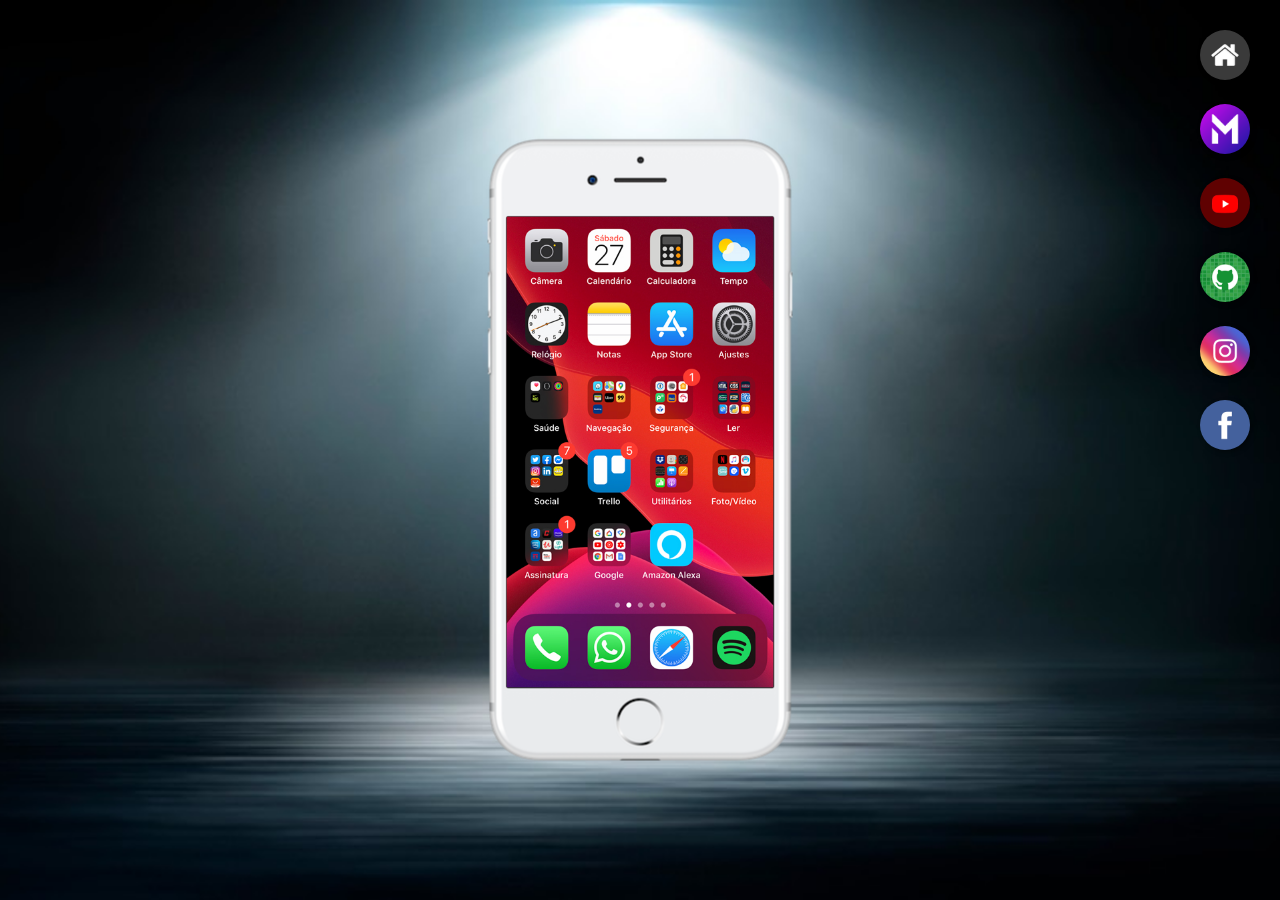
<file: index.html>
<!DOCTYPE html>
<html lang="pt-br">
<head>
    <meta charset="UTF-8">
    <meta name="viewport" content="width=device-width, initial-scale=1.0">
    <link rel="shortcut icon" href="type_favicon_icon.jpg" type="image/x-icon">
    <link rel="stylesheet" href="estilos/style.css">
    <title>Projeto Redes Sociais</title>
</head>
<body>
    <main>
        <section id="telefone">
            <iframe src="home.html" name="tela" id="tela" frameborder="0">
                Seu navegador não é compatível com isso.
            </iframe>
        </section>
        <section id="redes-sociais">
            <a href="home.html" target="tela"><img src="imagens/logo-home.jpg" alt="Home"></a></br>
            <a href="site.html" target="tela"><img src="imagens/logo-site.jpg" alt="Site"></a></br>
            <a href="youtube.html" target="tela"><img src="imagens/logo-youtube.jpg" alt="YouTube"></a></br>
            <a href="github.html" target="tela"><img src="imagens/logo-github.jpg" alt="GitHub"></a></br>
            <a href="instagram.html" target="tela"><img src="imagens/logo-instagram.jpg" alt="Instagram"></a></br>
            <a href="facebook.html" target="tela"><img src="imagens/logo-facebook.jpg" alt="Facebook"></a>   
        </section>
    </main>        
</body>
</html>
</file>
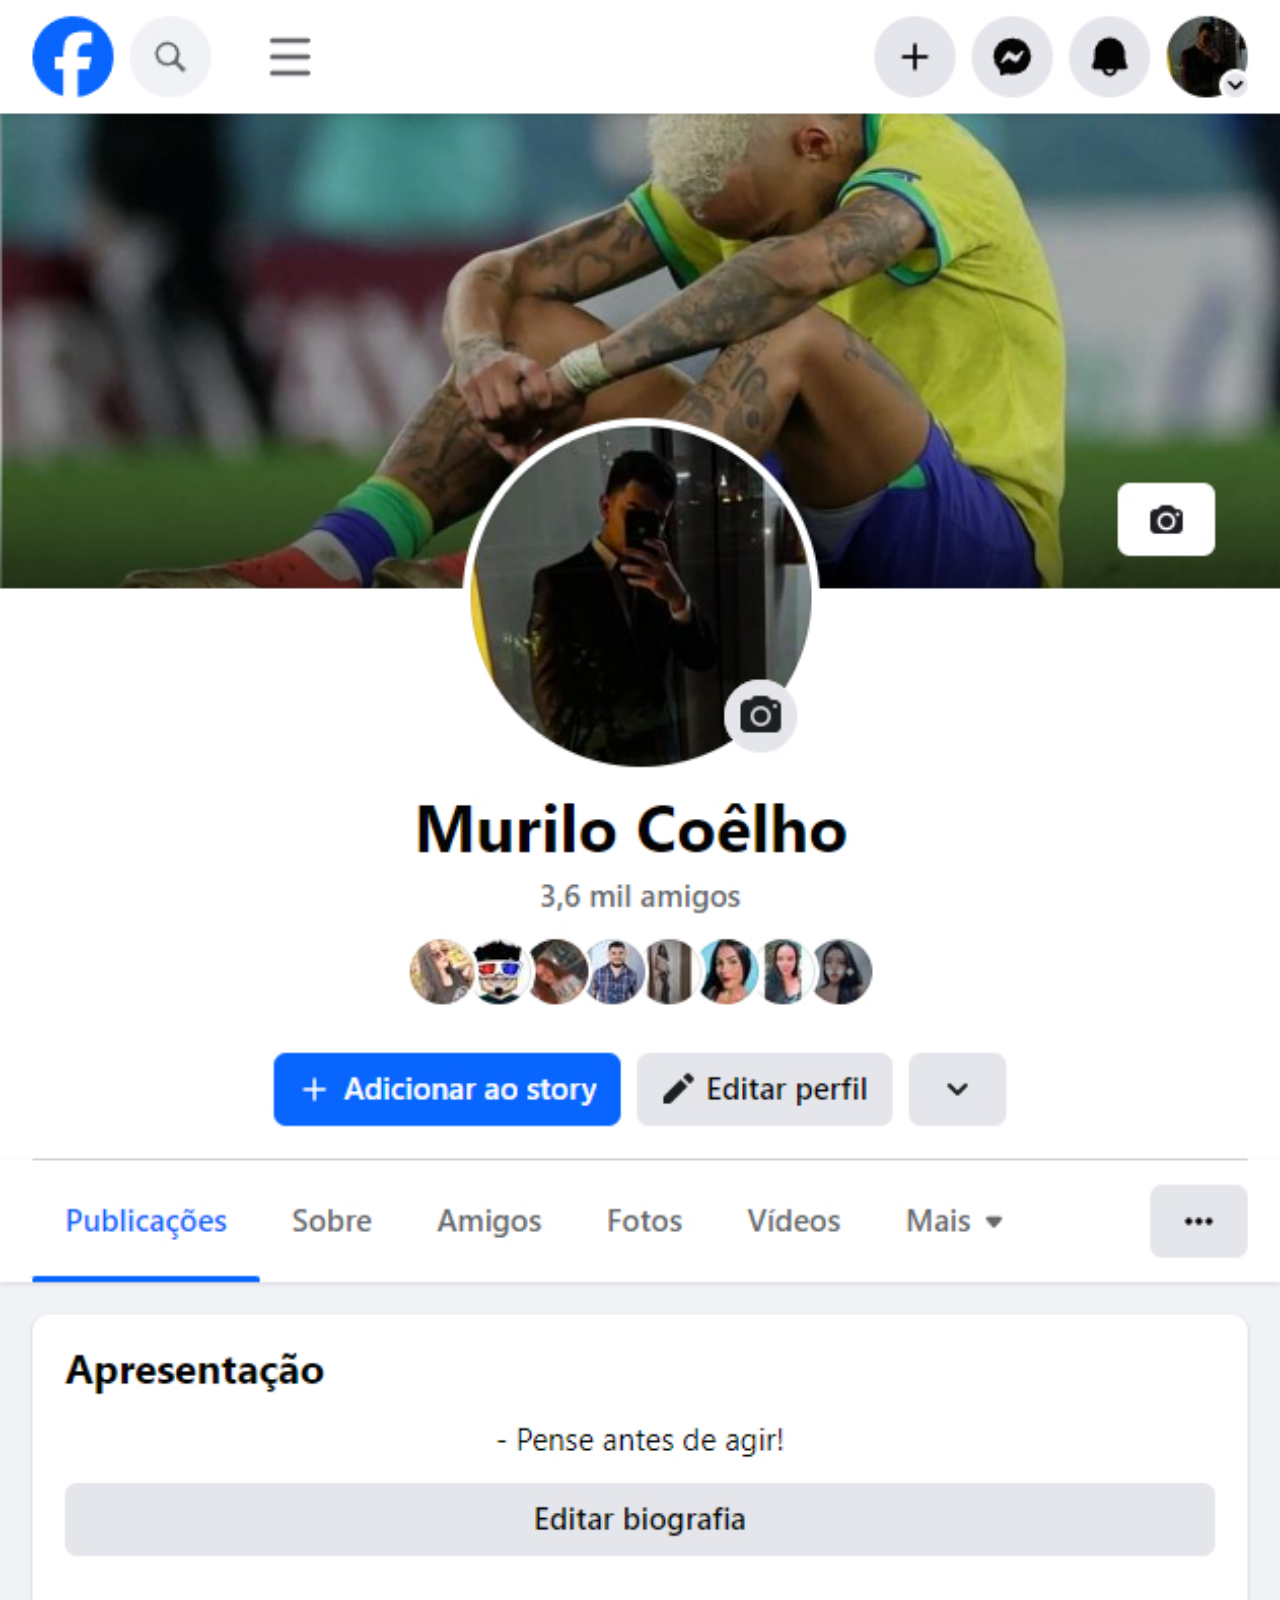
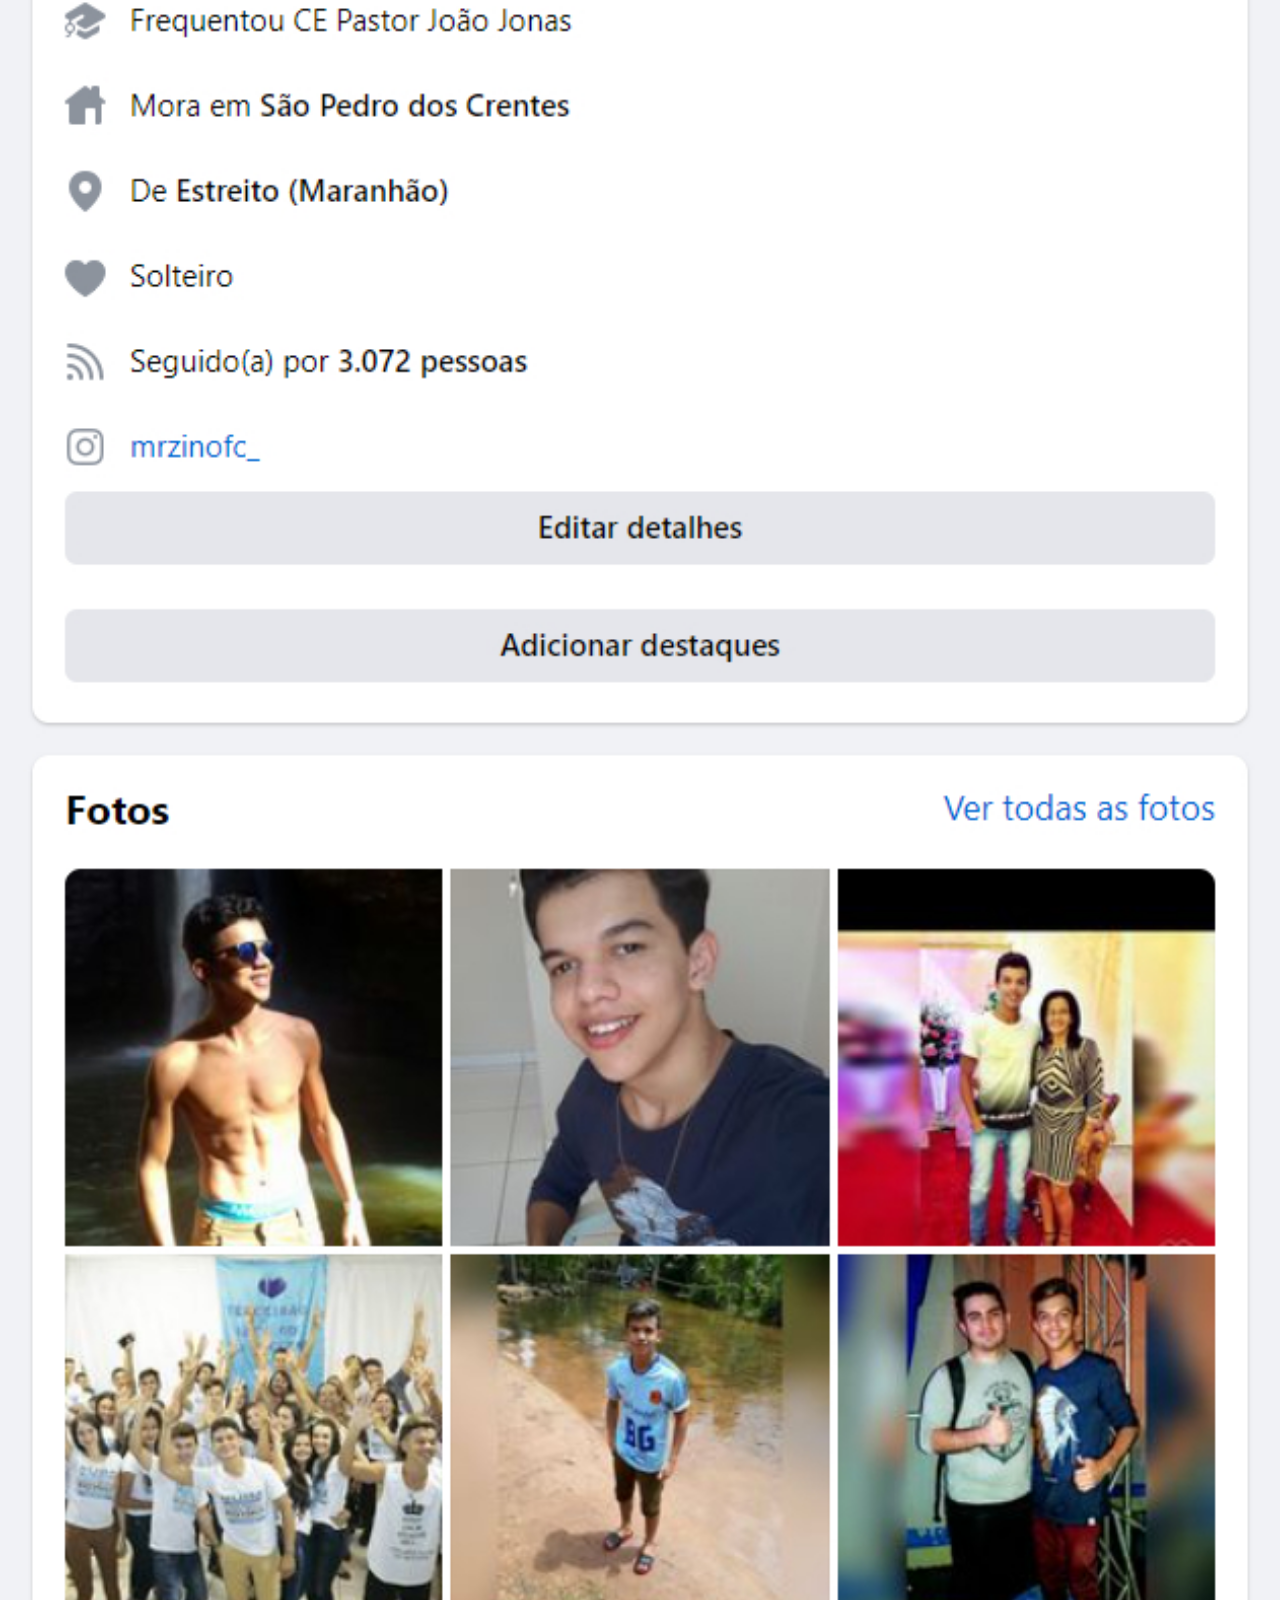
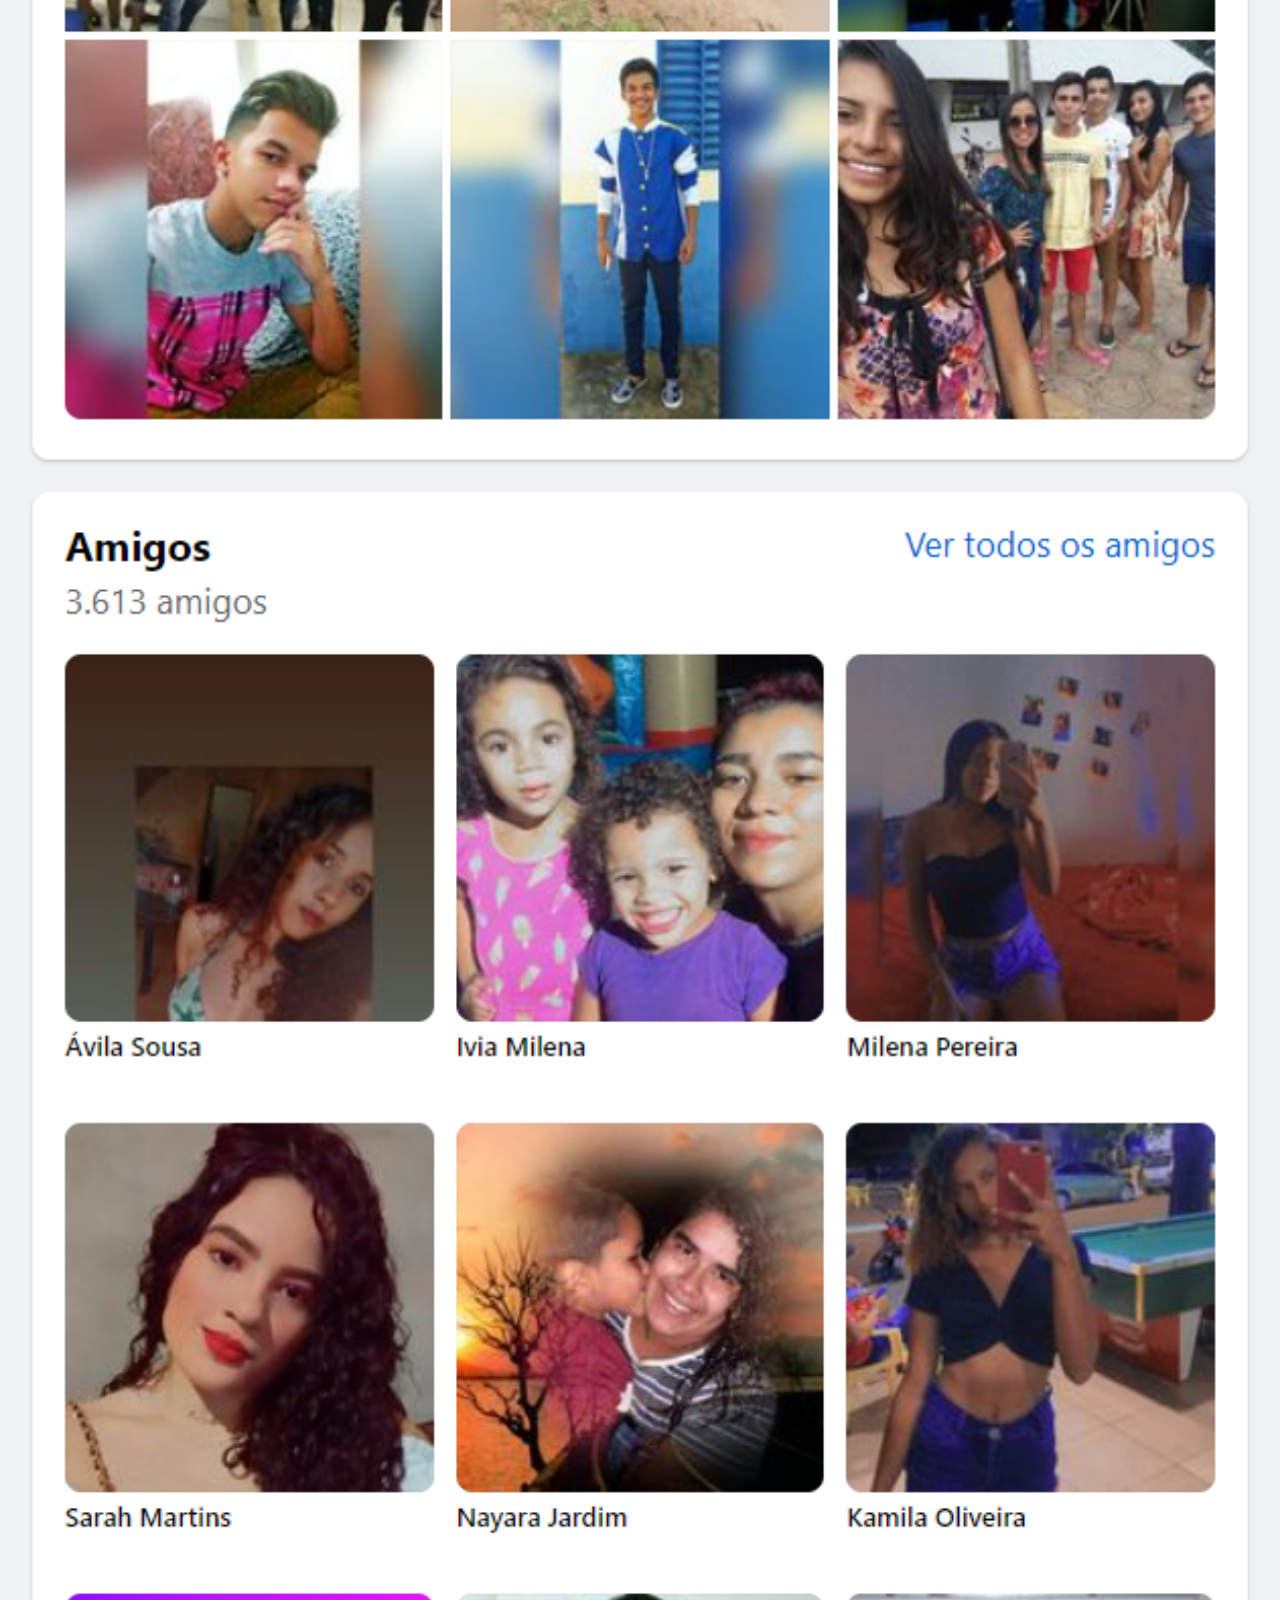
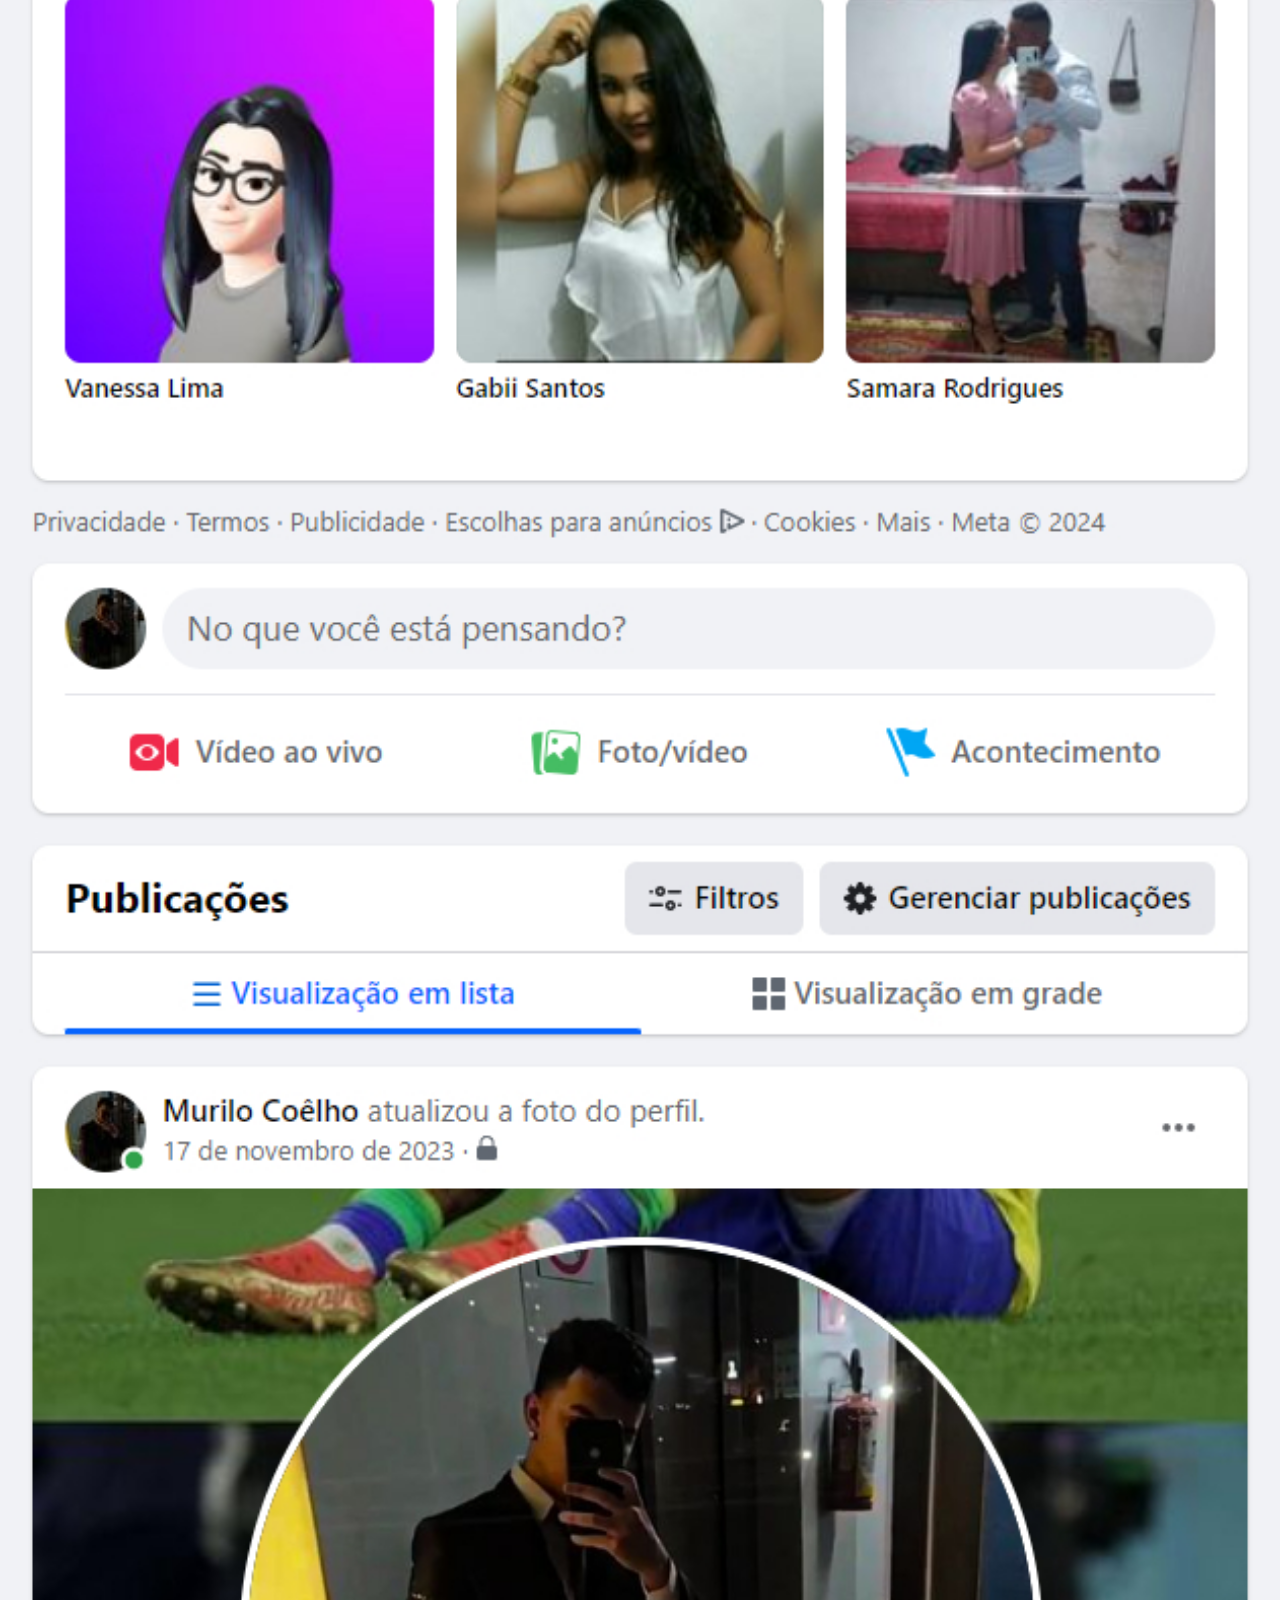
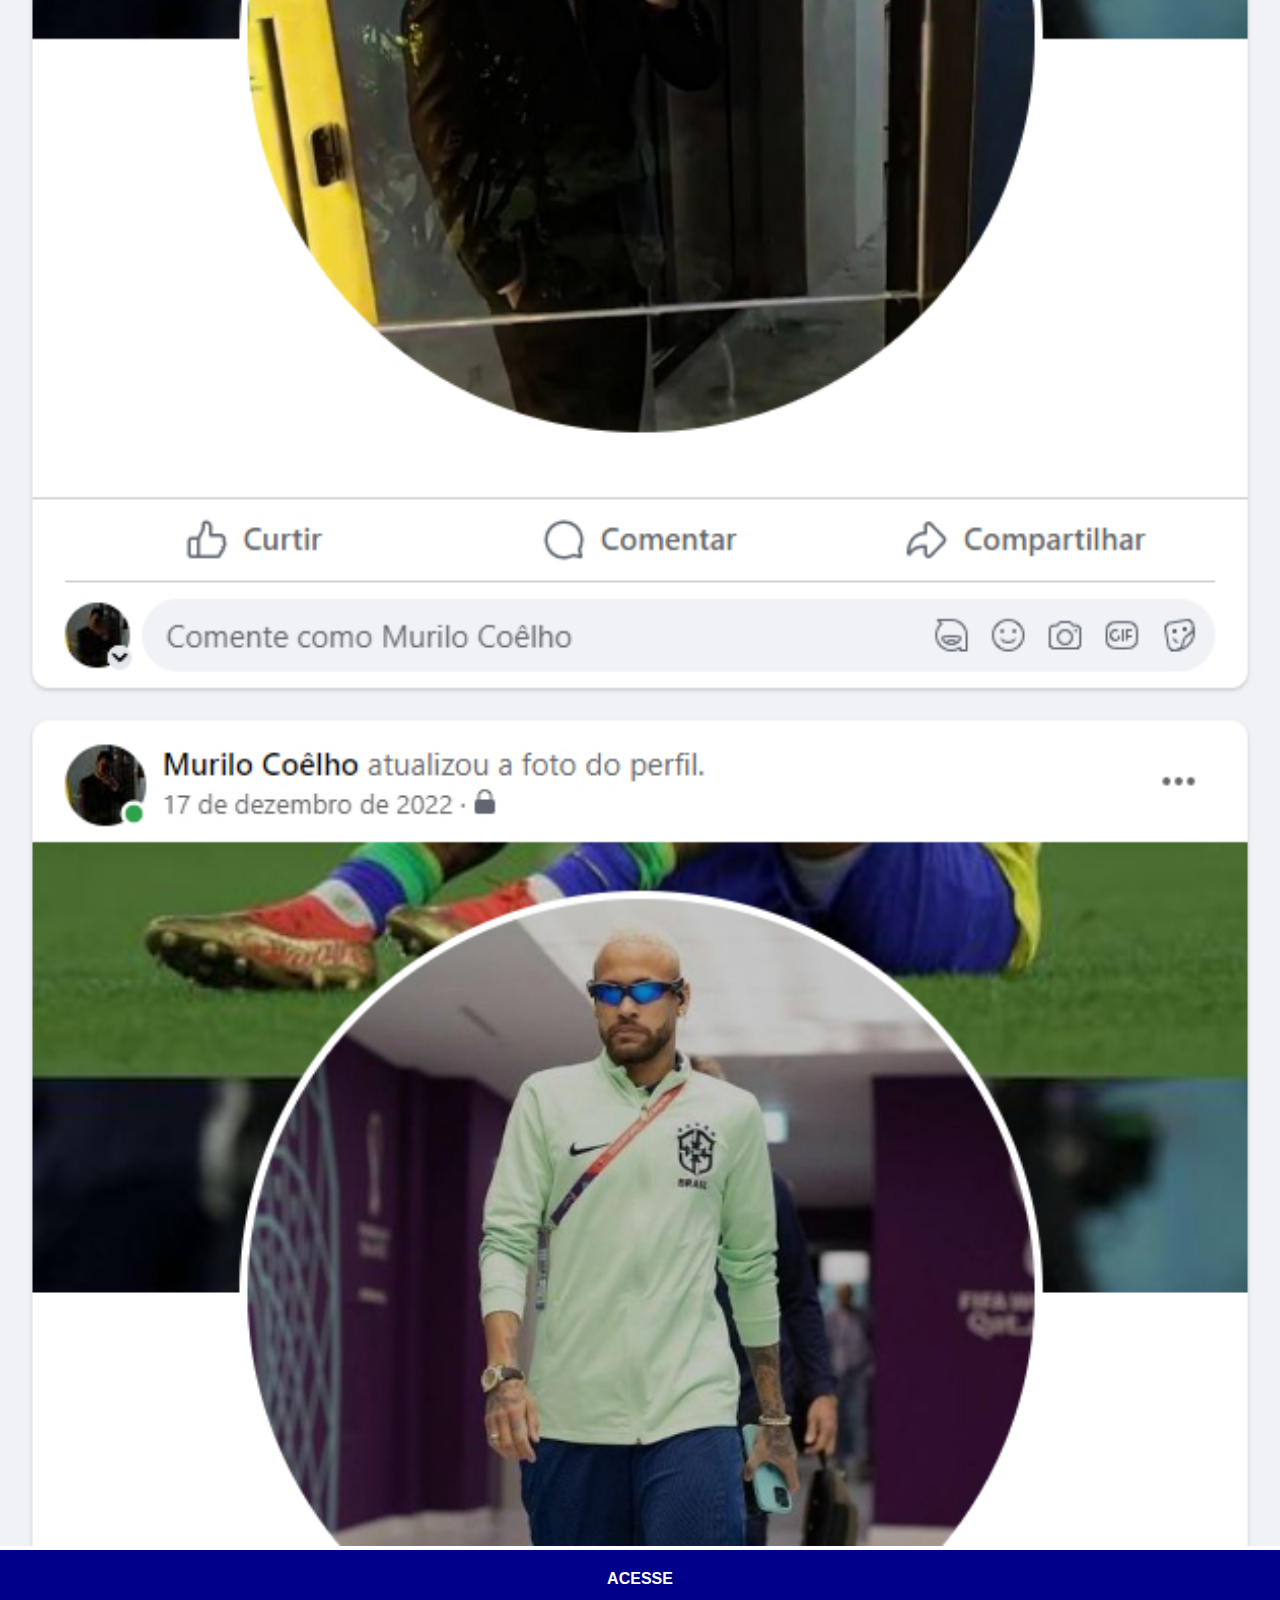
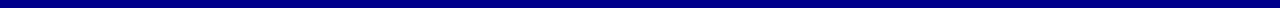
<file: facebook.html>
<!DOCTYPE html>
<html lang="pt-br">
<head>
    <meta charset="UTF-8">
    <meta name="viewport" content="width=device-width, initial-scale=1.0">
    <title>Facebook</title>
    <link rel="stylesheet" href="estilos/social.css">
</head>
<body>
    <img src="imagens/tela-facebook.jpg" alt="Facebook">
    <a href="https://www.facebook.com/Muryllo.Coelho.33/" target="_blank">ACESSE</a>  
</body>
</html>
</file>
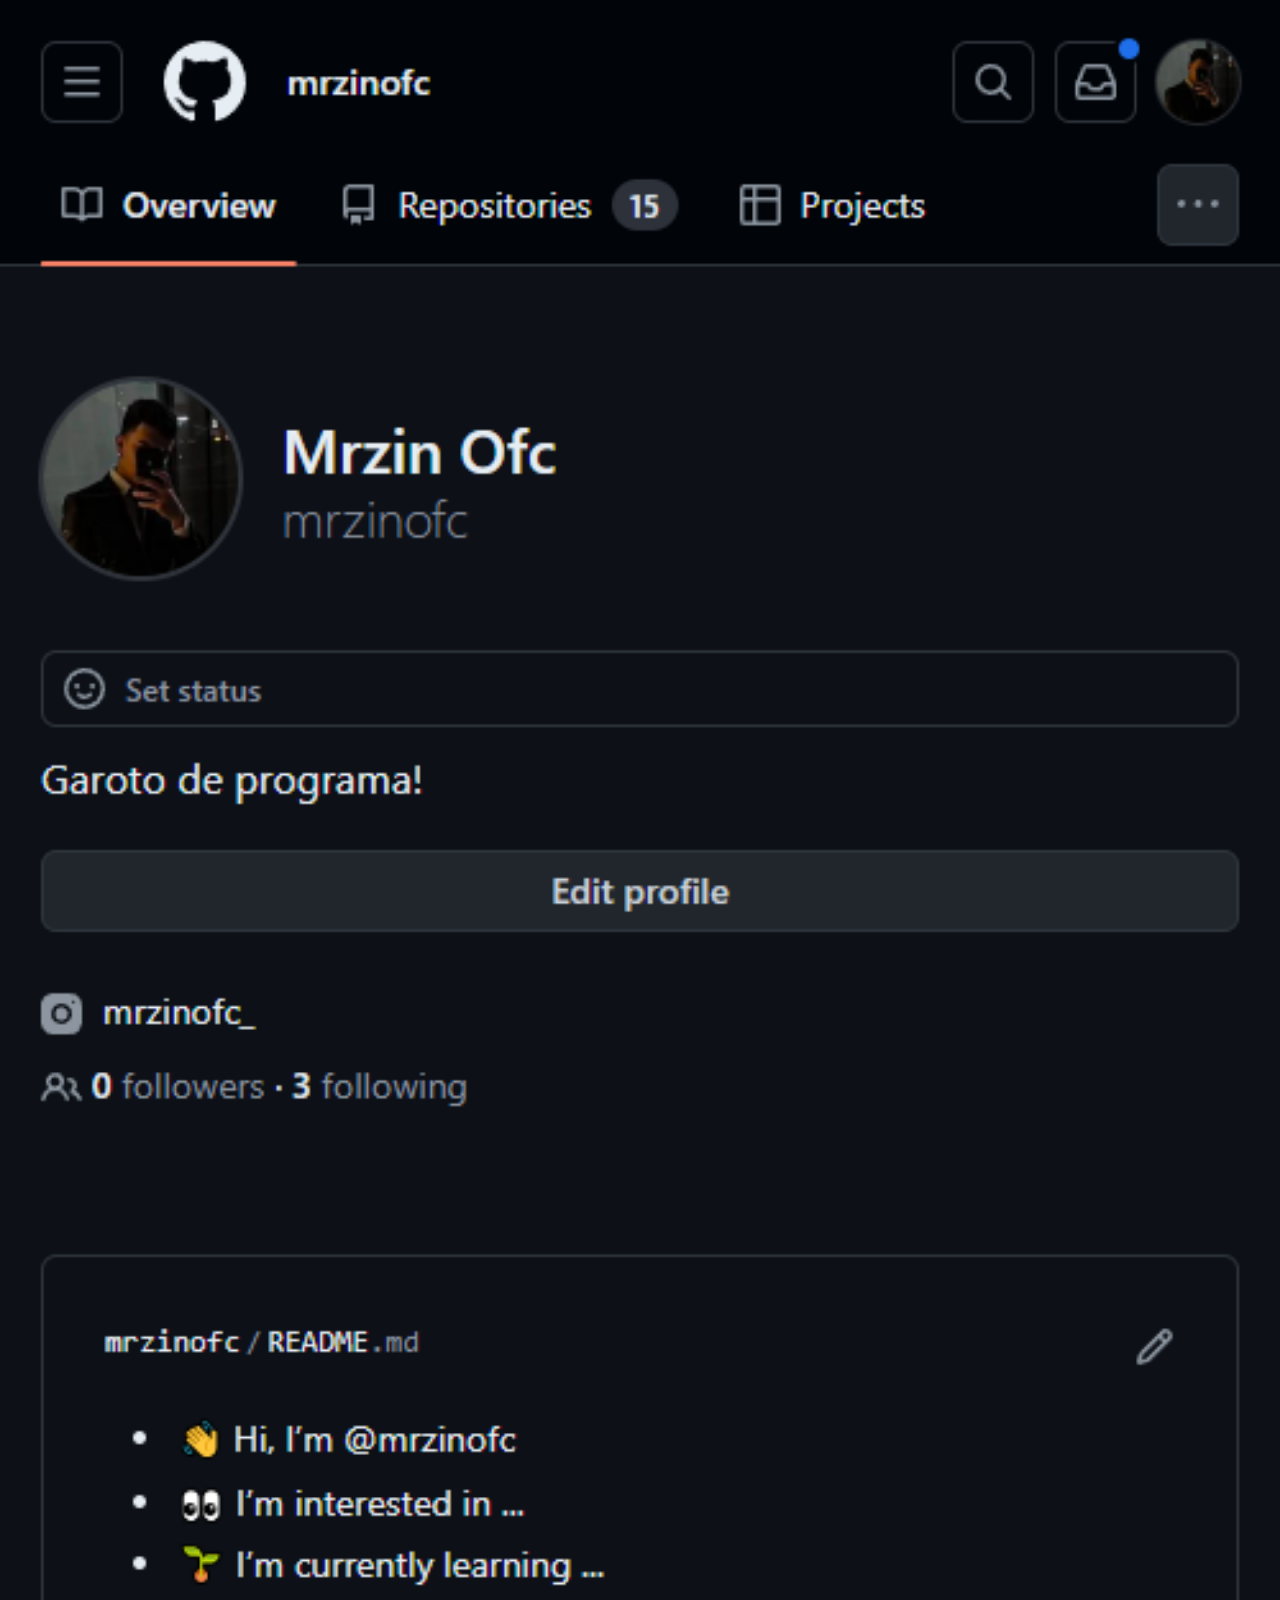
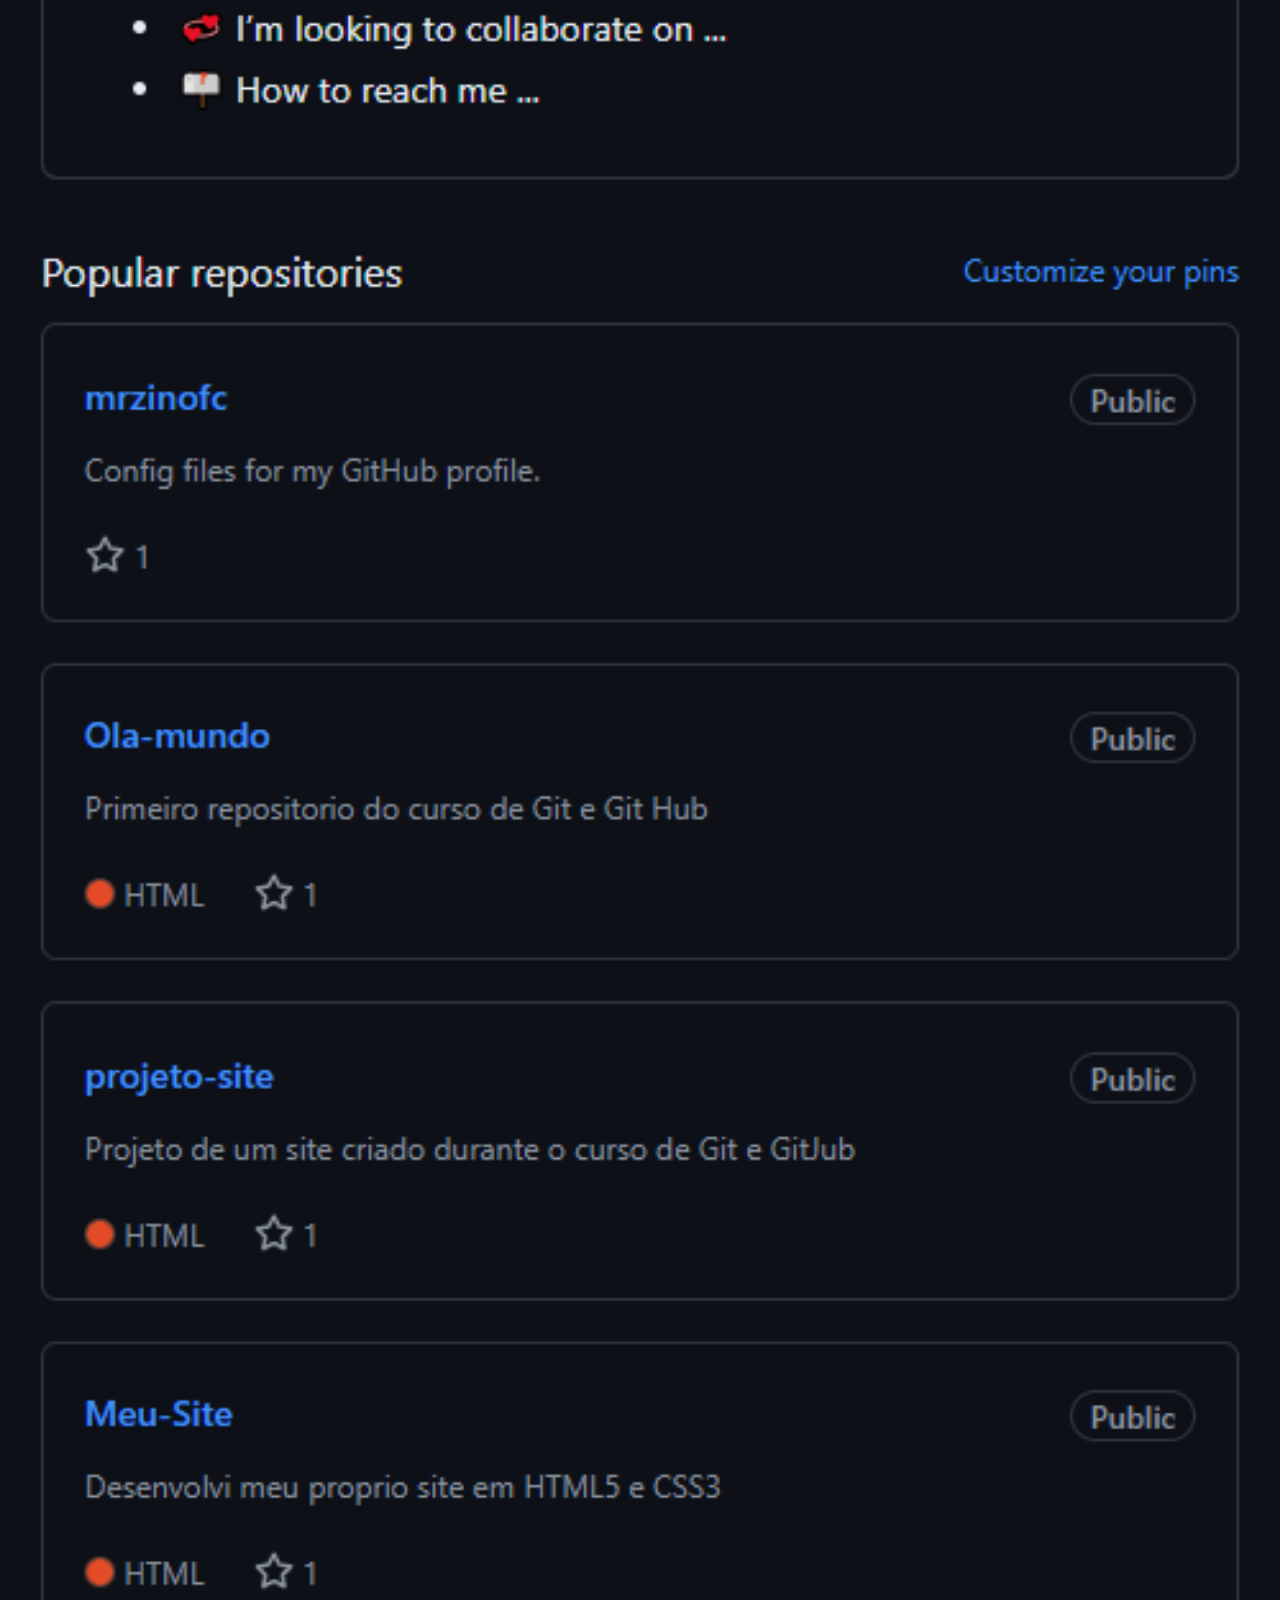
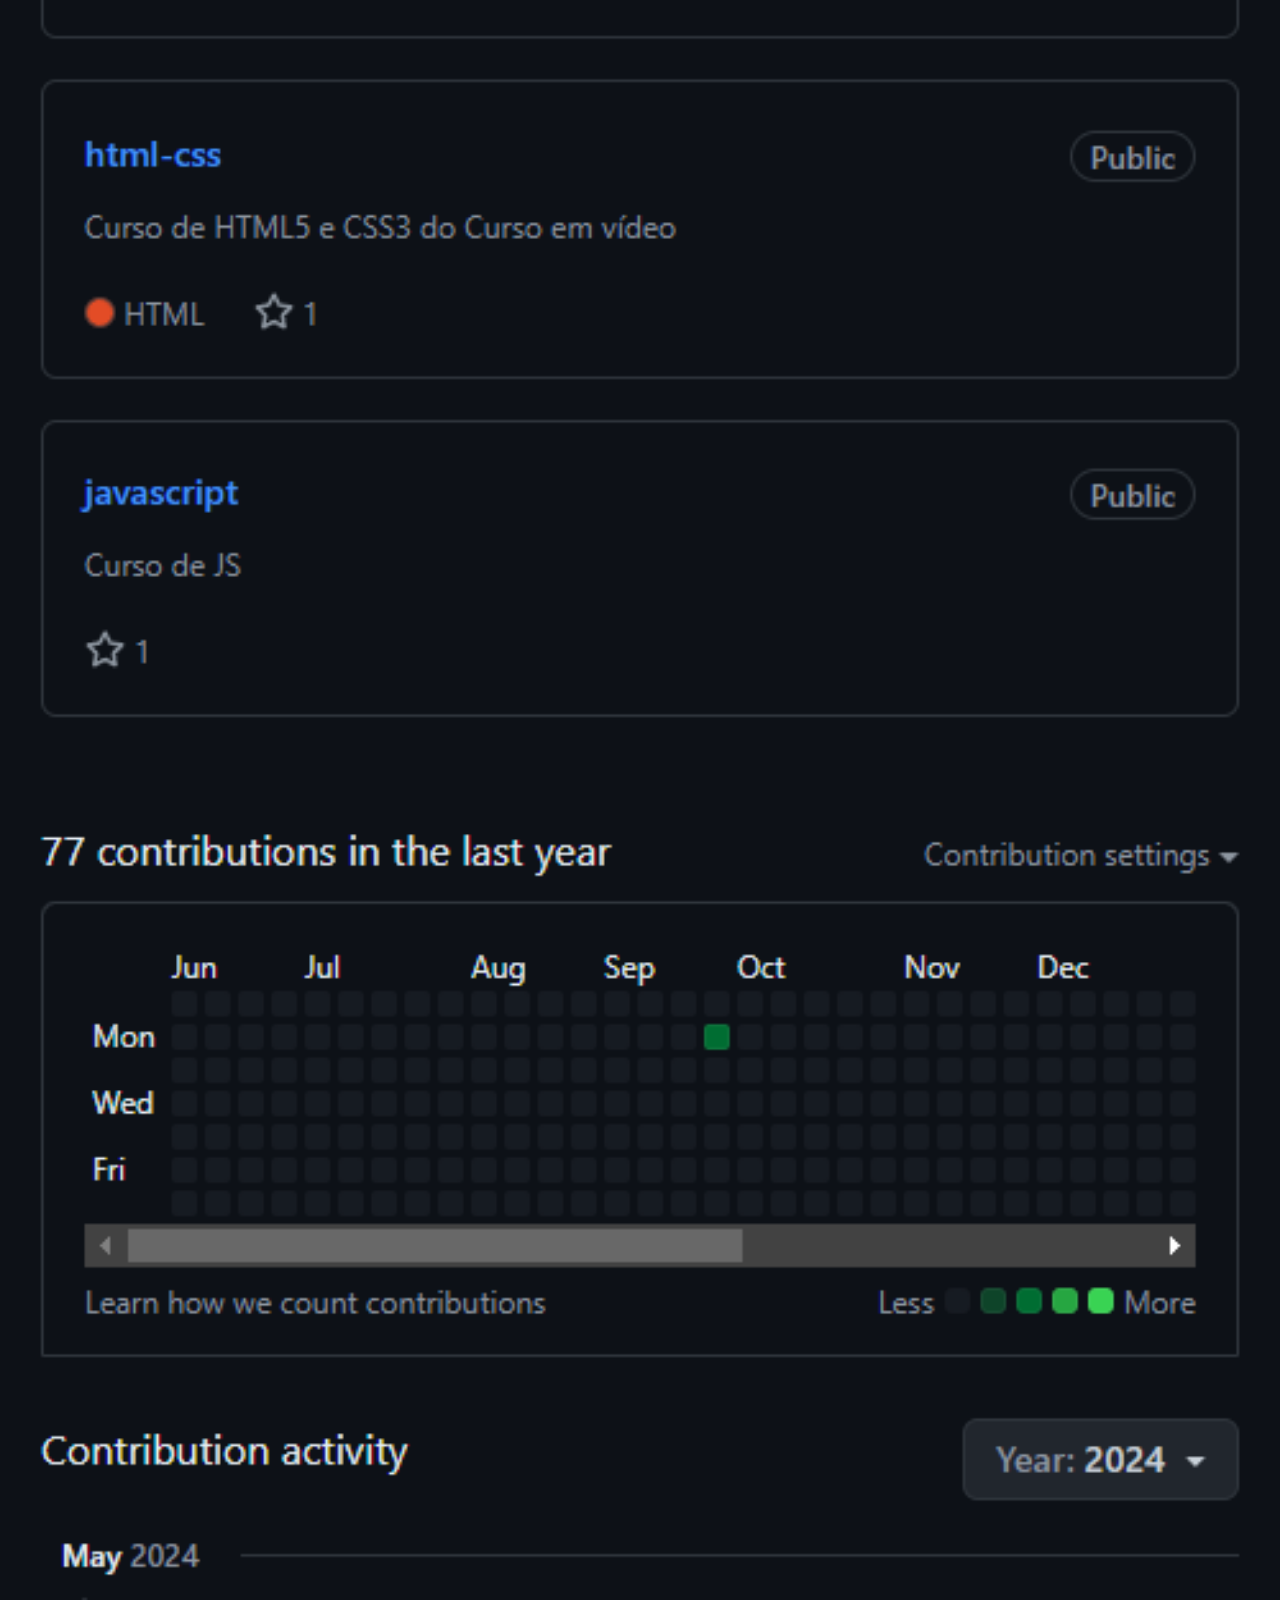
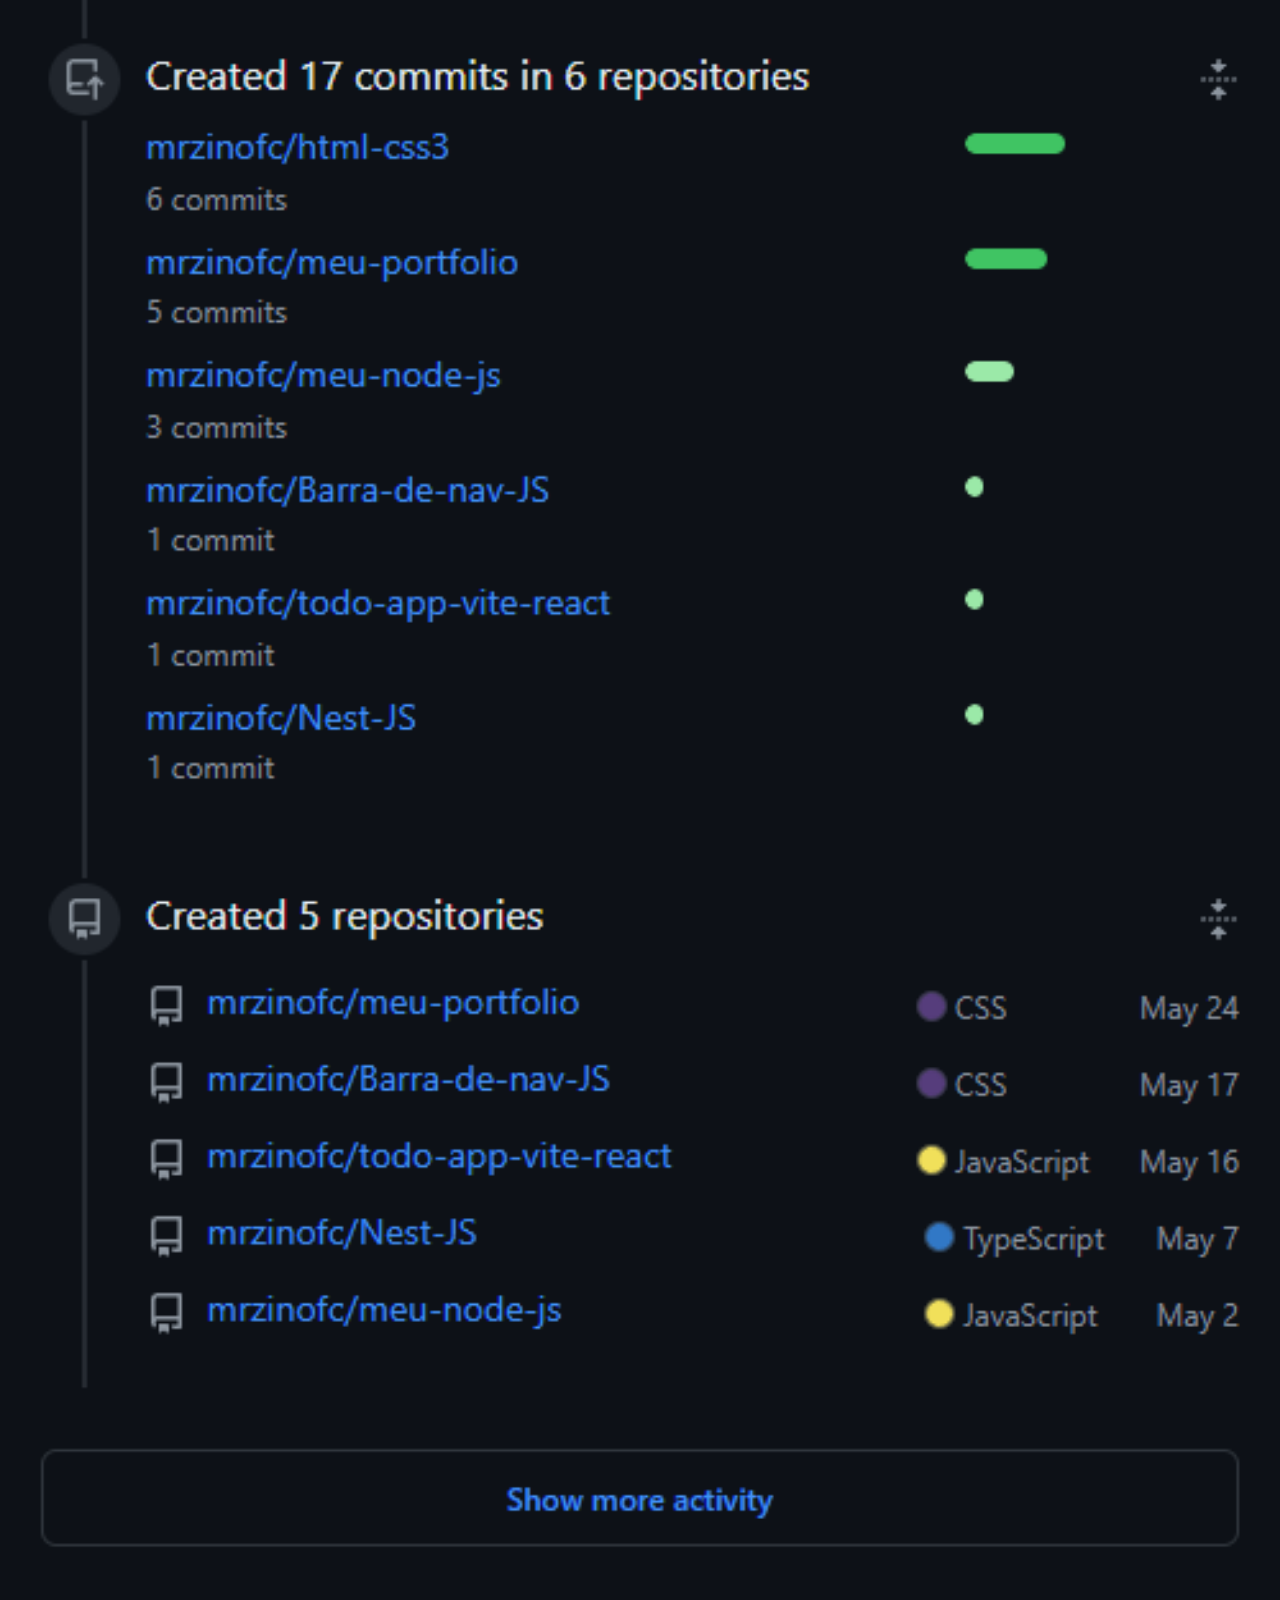
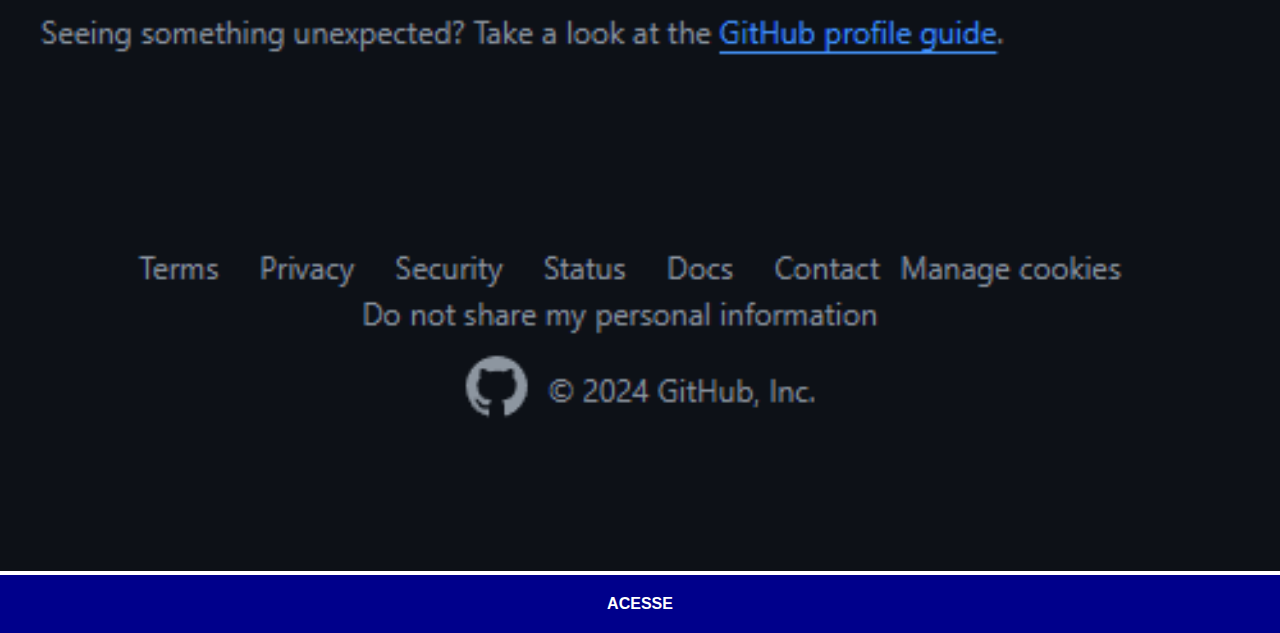
<file: github.html>
<!DOCTYPE html>
<html lang="pt-br">
<head>
    <meta charset="UTF-8">
    <meta name="viewport" content="width=device-width, initial-scale=1.0">
    <title>GitHub</title>
    <link rel="stylesheet" href="estilos/social.css">
</head>
<body>
    <img src="imagens/tela-github.jpg" alt="GitHub">
    <a href="https://github.com/mrzinofc" target="_blank">ACESSE</a>   
</body>
</html>
</file>
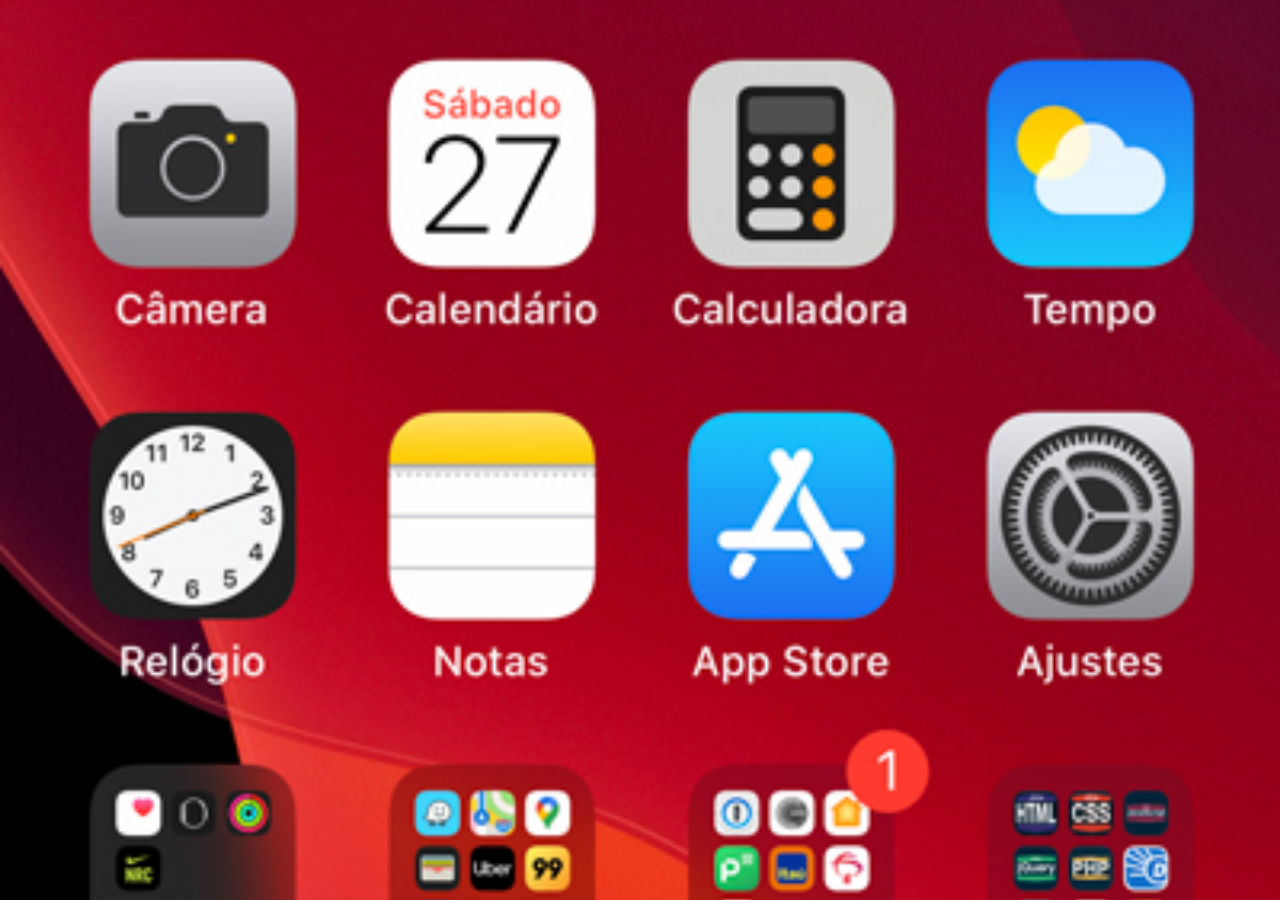
<file: home.html>
<!DOCTYPE html>
<html lang="pt-br">
<head>
    <meta charset="UTF-8">
    <meta name="viewport" content="width=device-width, initial-scale=1.0">
    <title>Home</title>
</head>
<style>
    * {
        margin: 0;
        padding: 0;
    }  
    
    body {
        width: 100vw;
        height: 100vh;
        background: black url('imagens/tela-home.jpg') no-repeat top center;
        background-size: cover;
    }
</style>
<body>
    
</body>
</html>
</file>
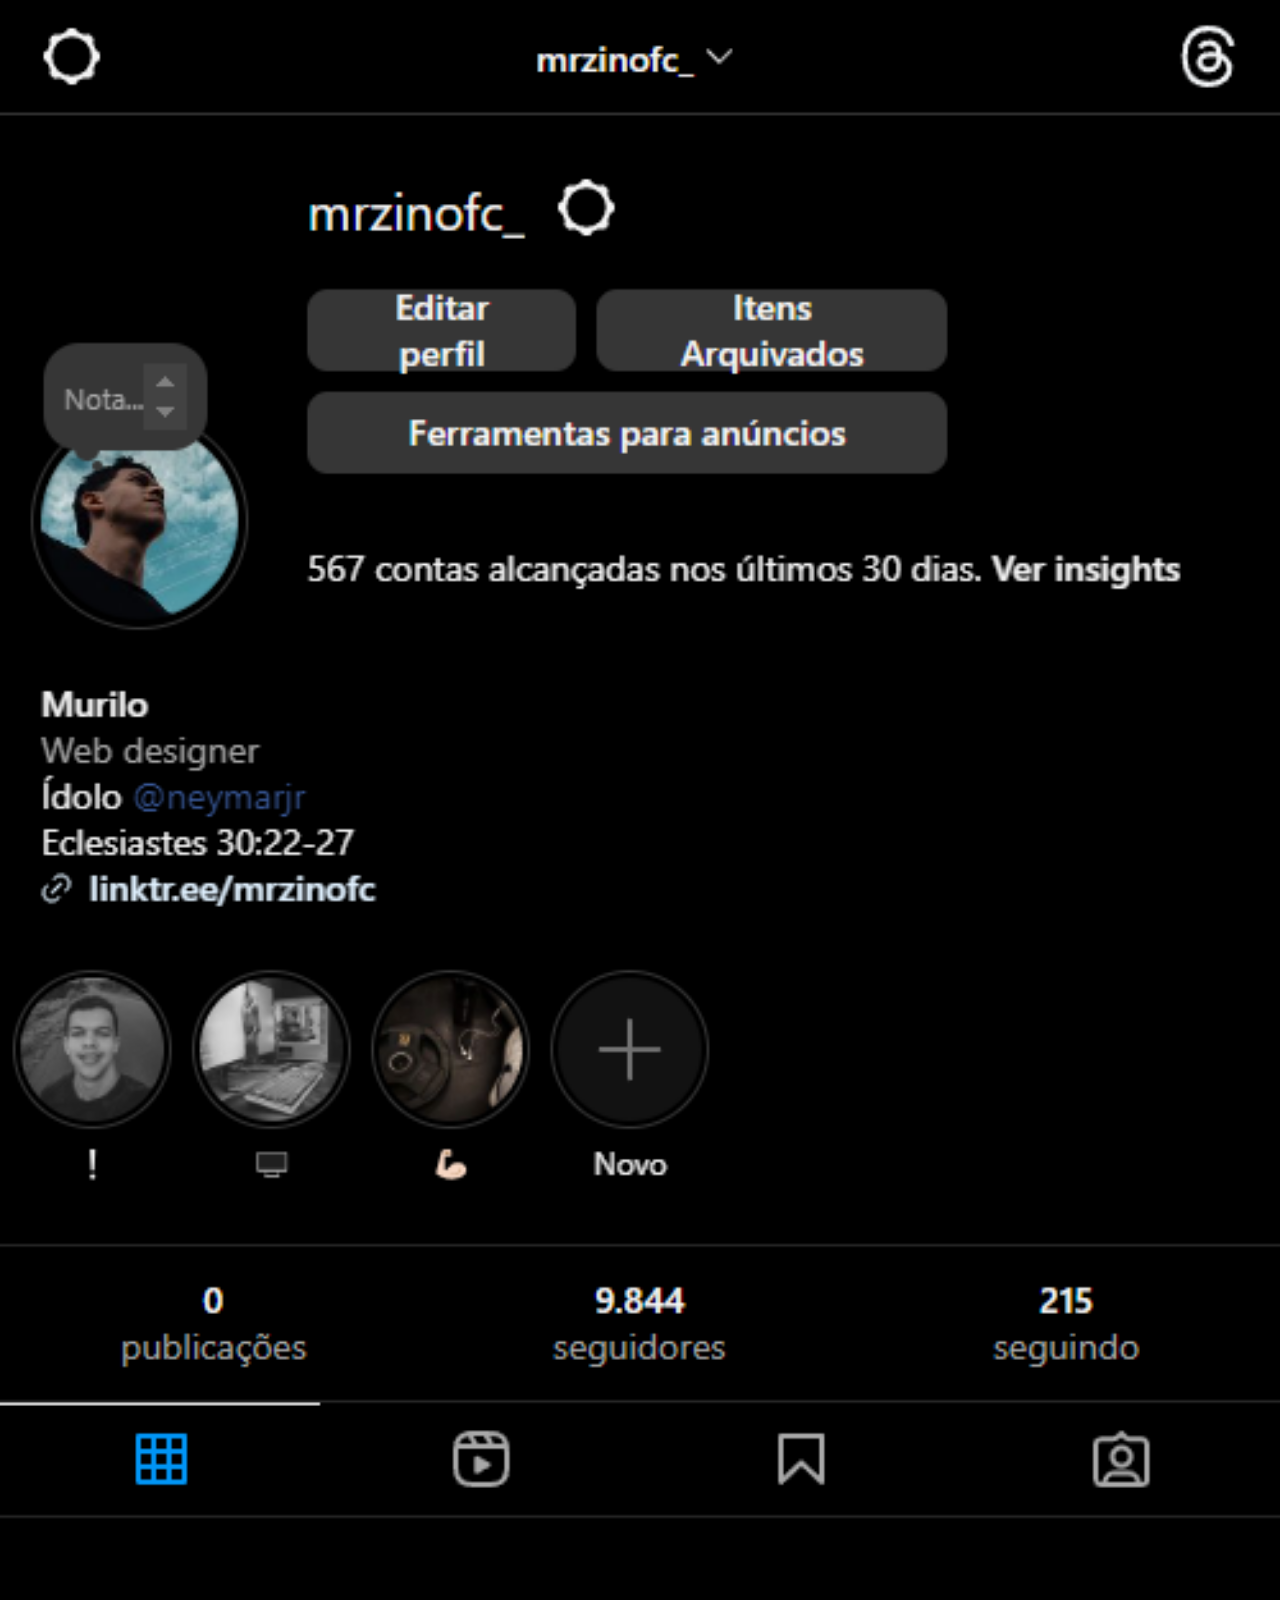
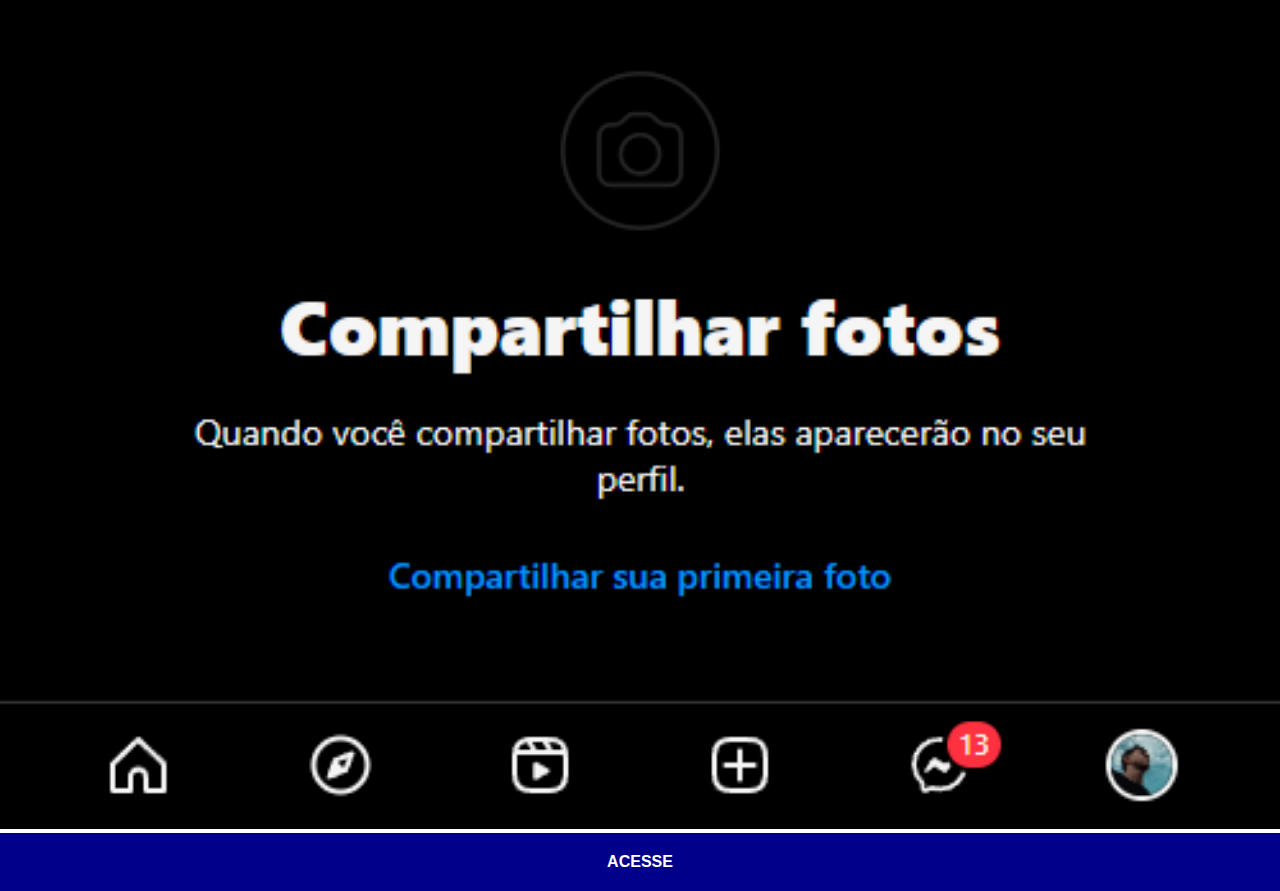
<file: instagram.html>
<!DOCTYPE html>
<html lang="pt-br">
<head>
    <meta charset="UTF-8">
    <meta name="viewport" content="width=device-width, initial-scale=1.0">
    <title>Instagram</title>
    <link rel="stylesheet" href="estilos/social.css">
</head>
<body>
    <img src="imagens/tela-instagram.jpg" alt="Instagram">
    <a href="https://www.instagram.com/mrzinofc_/" target="_blank">ACESSE</a>   
</body>
</html>
</file>
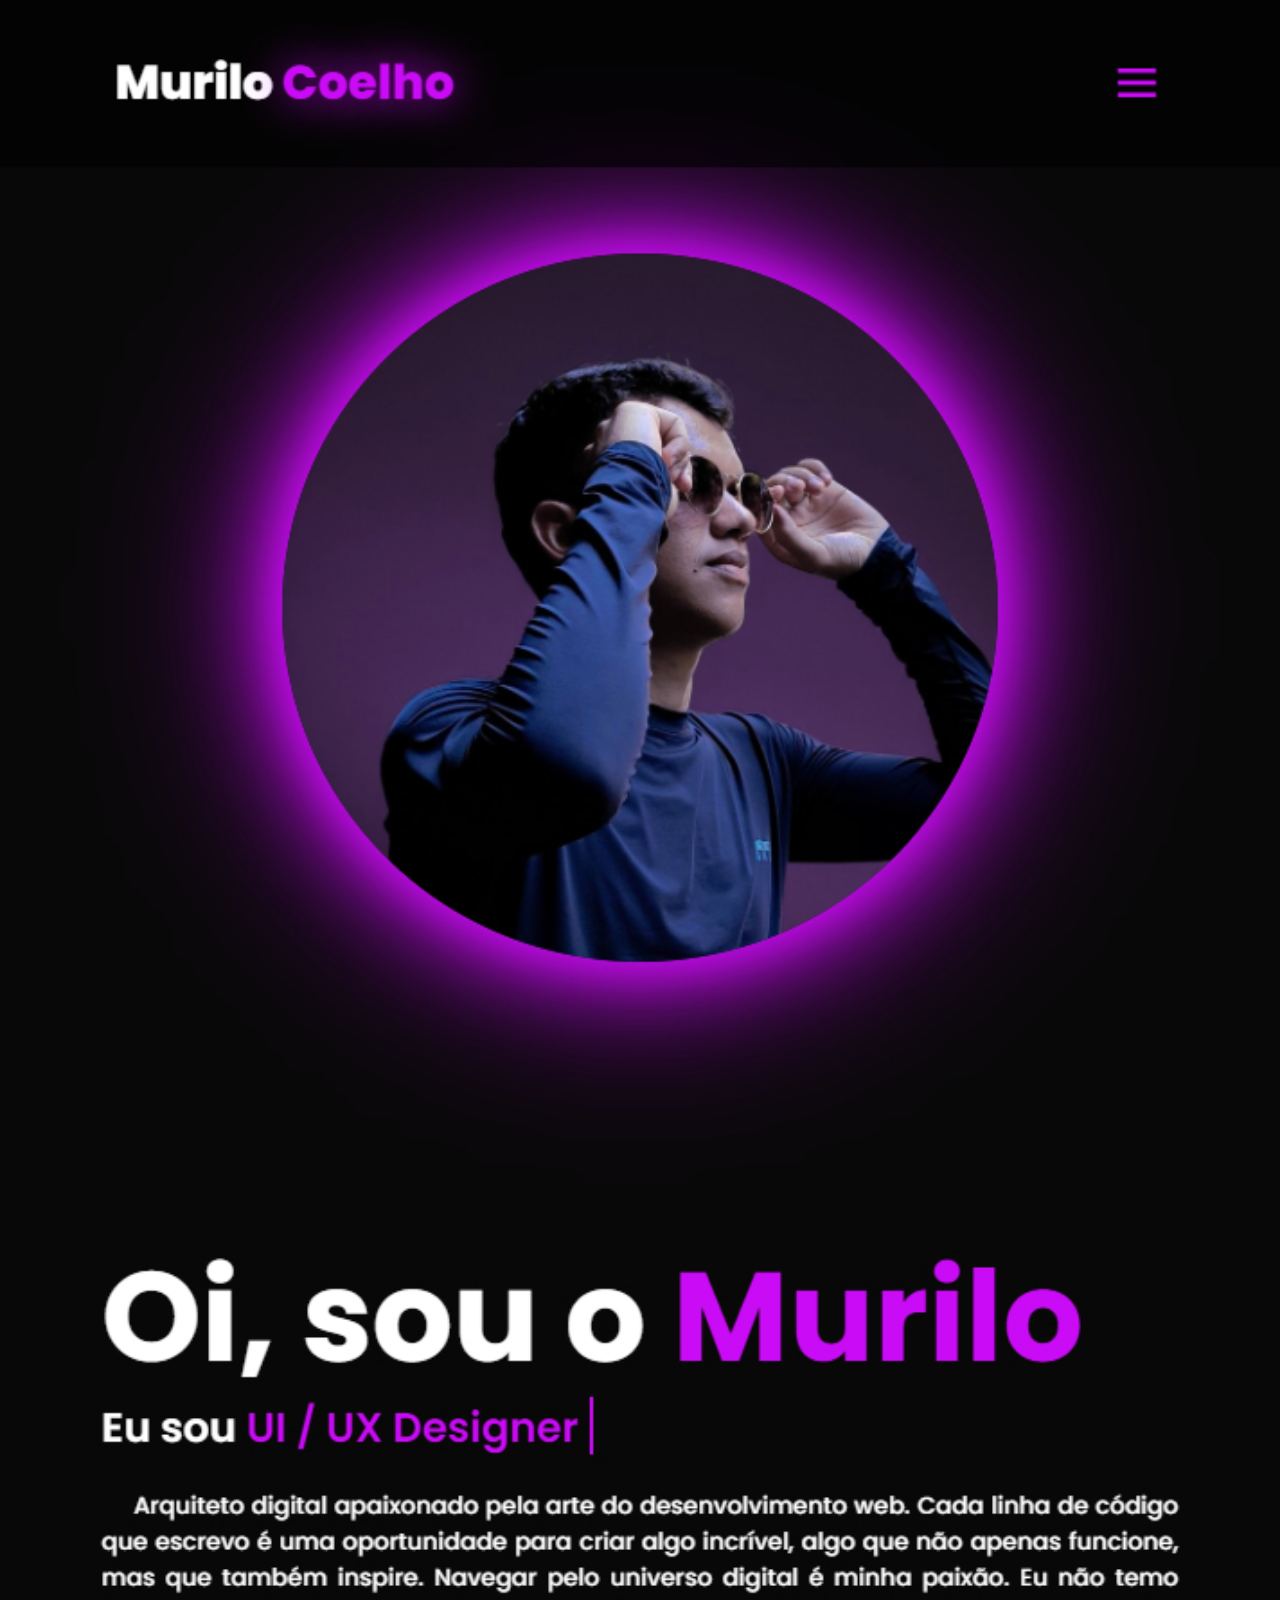
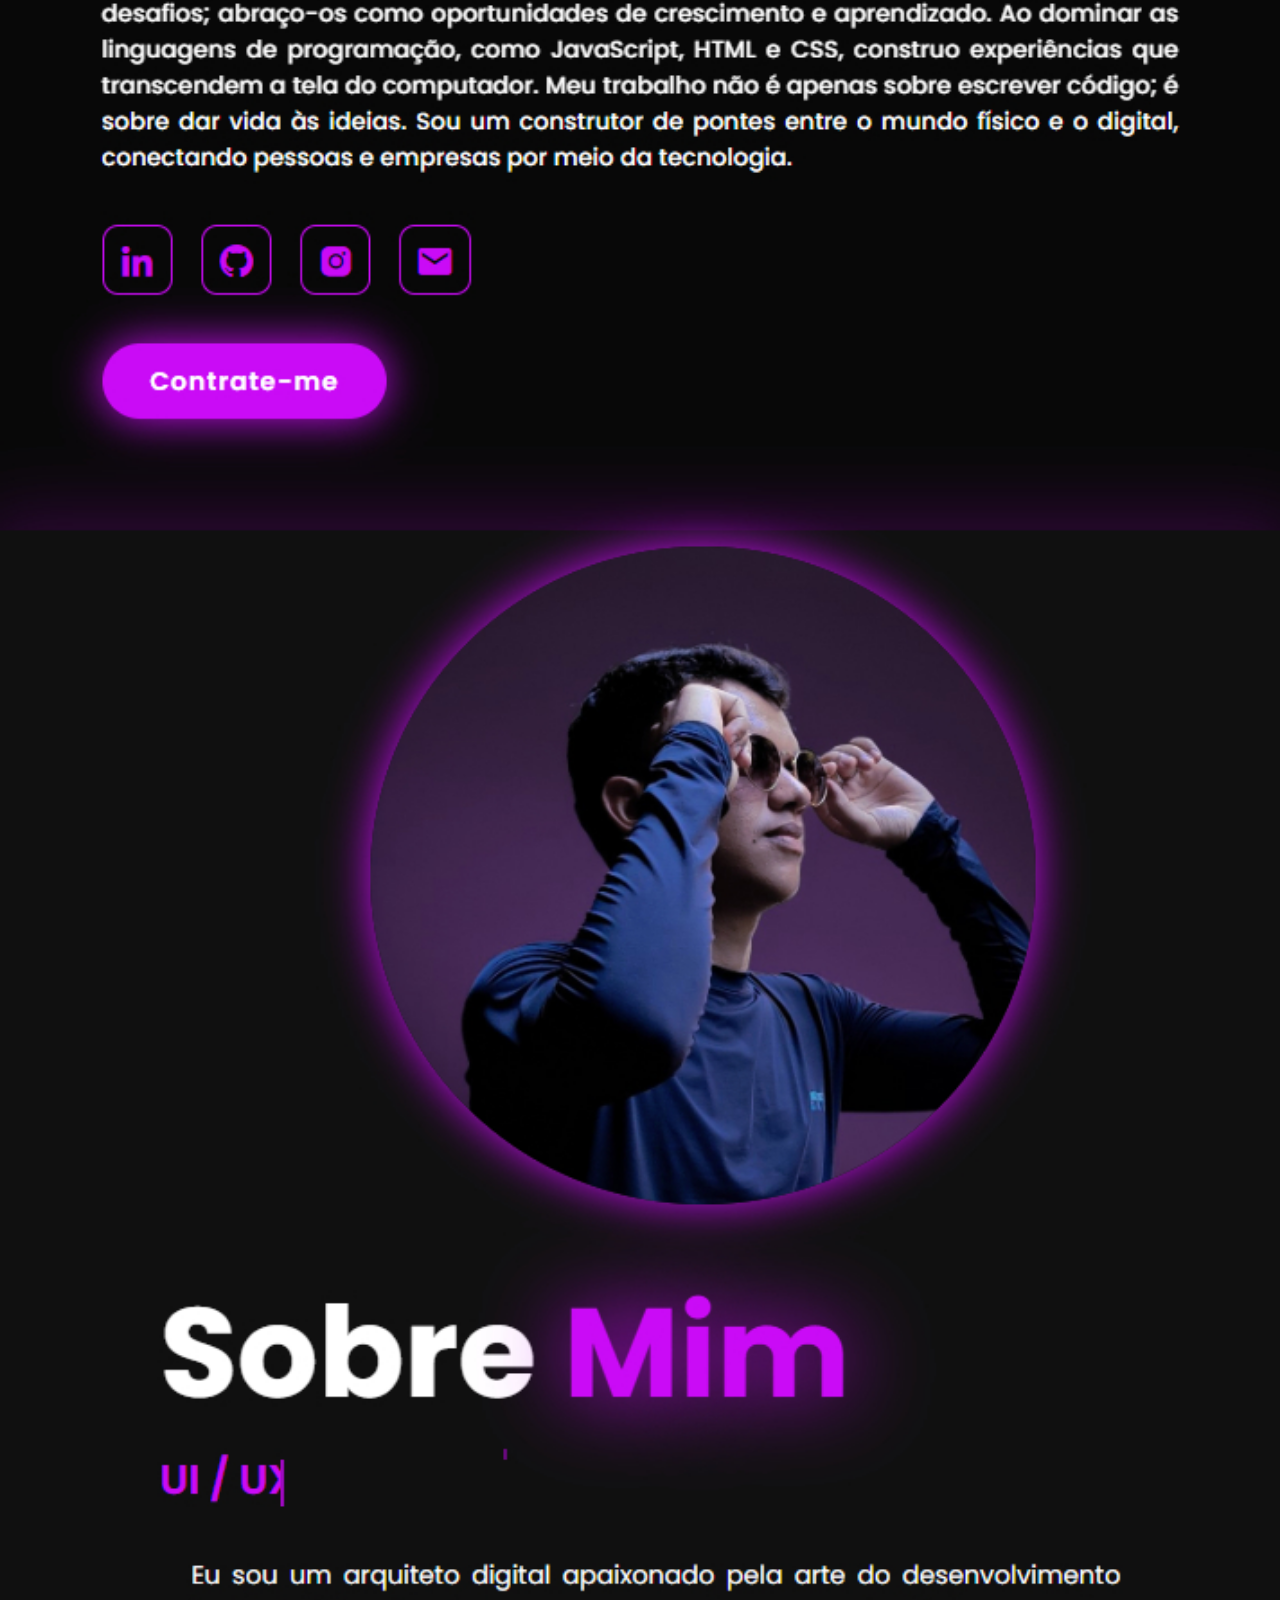
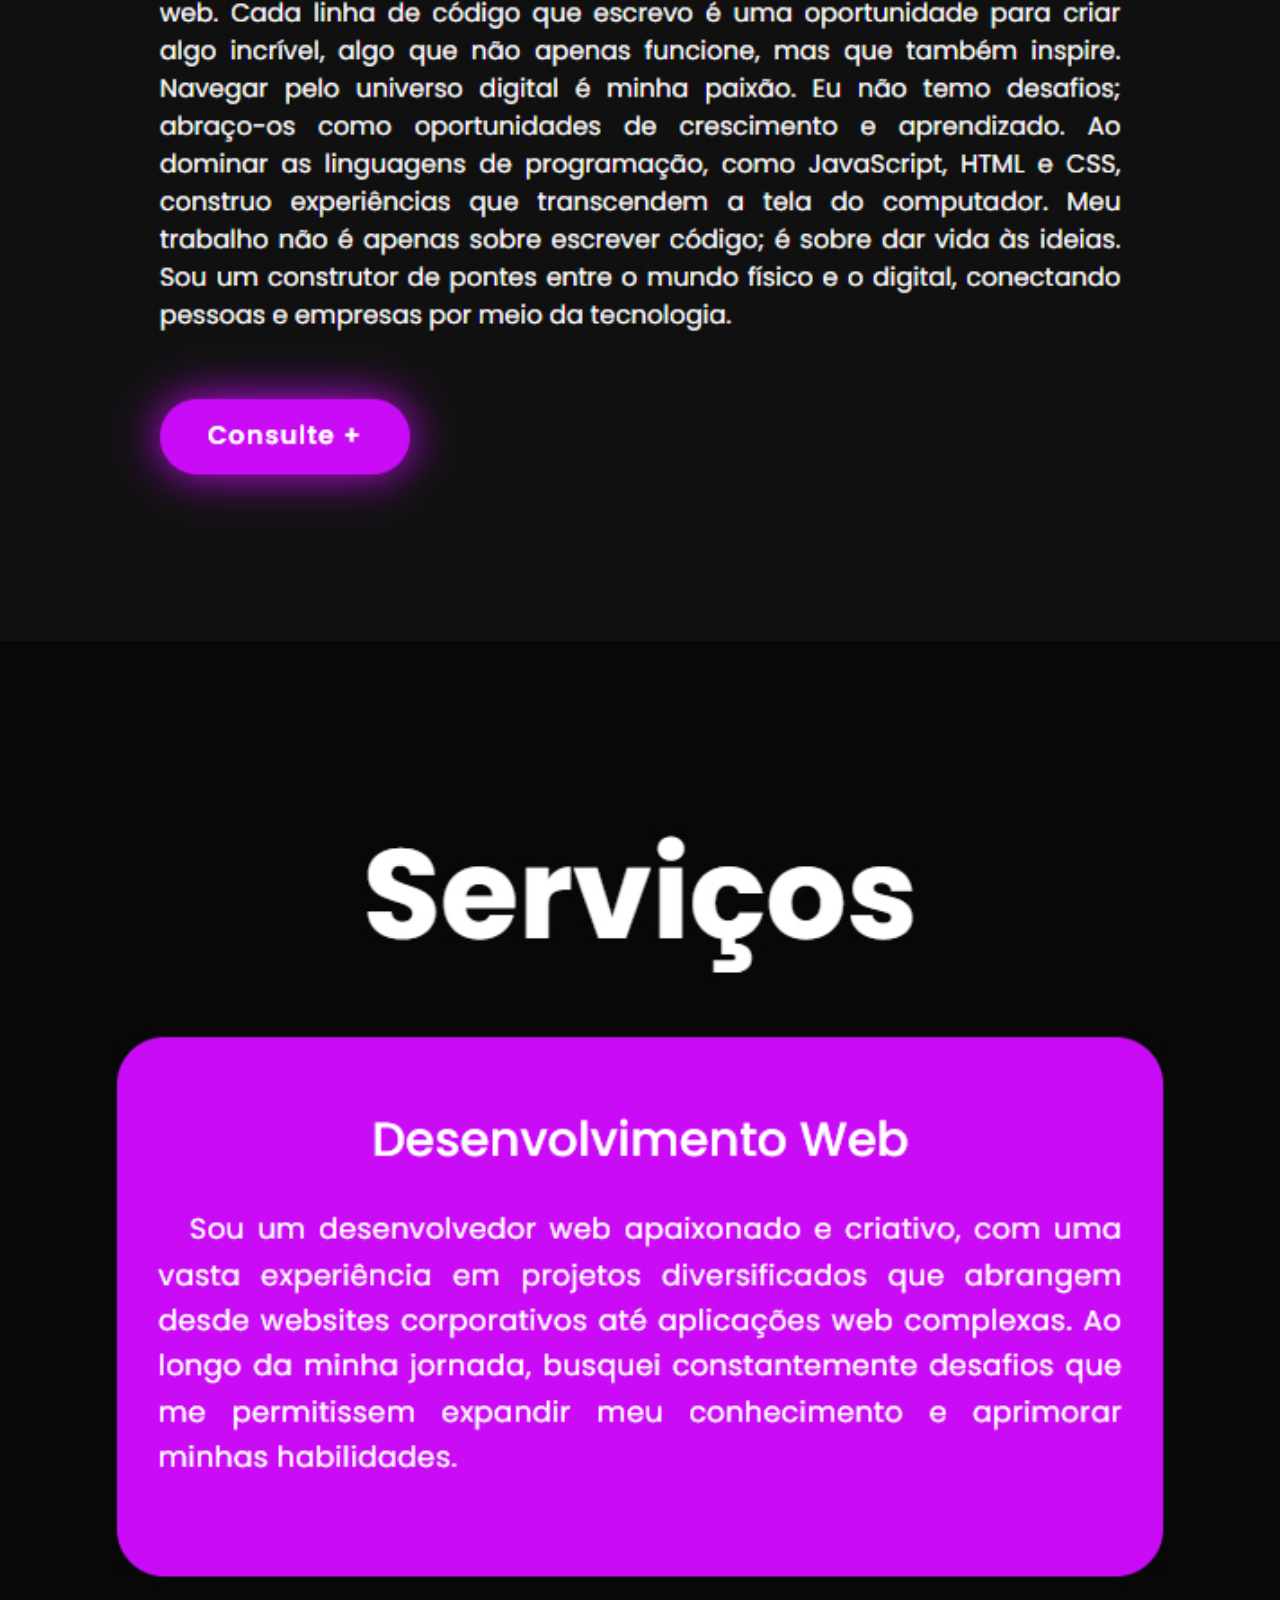
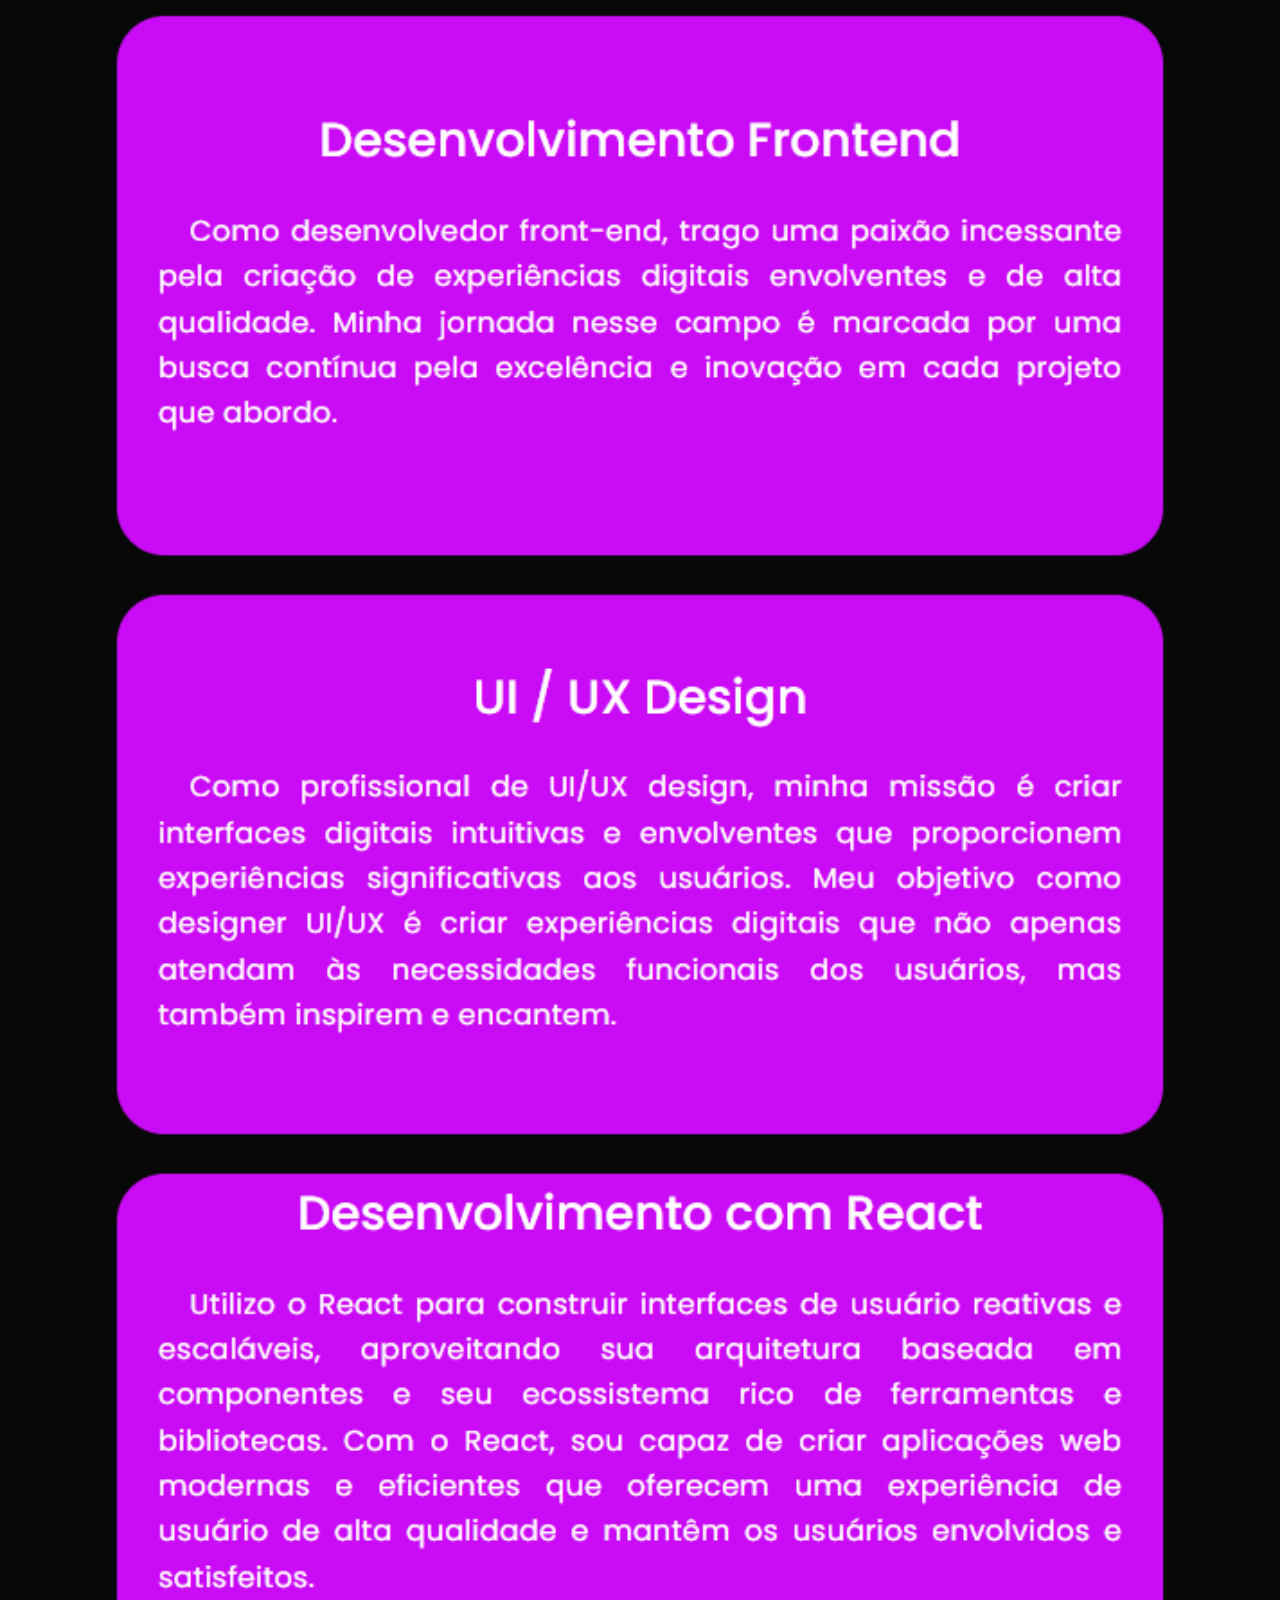
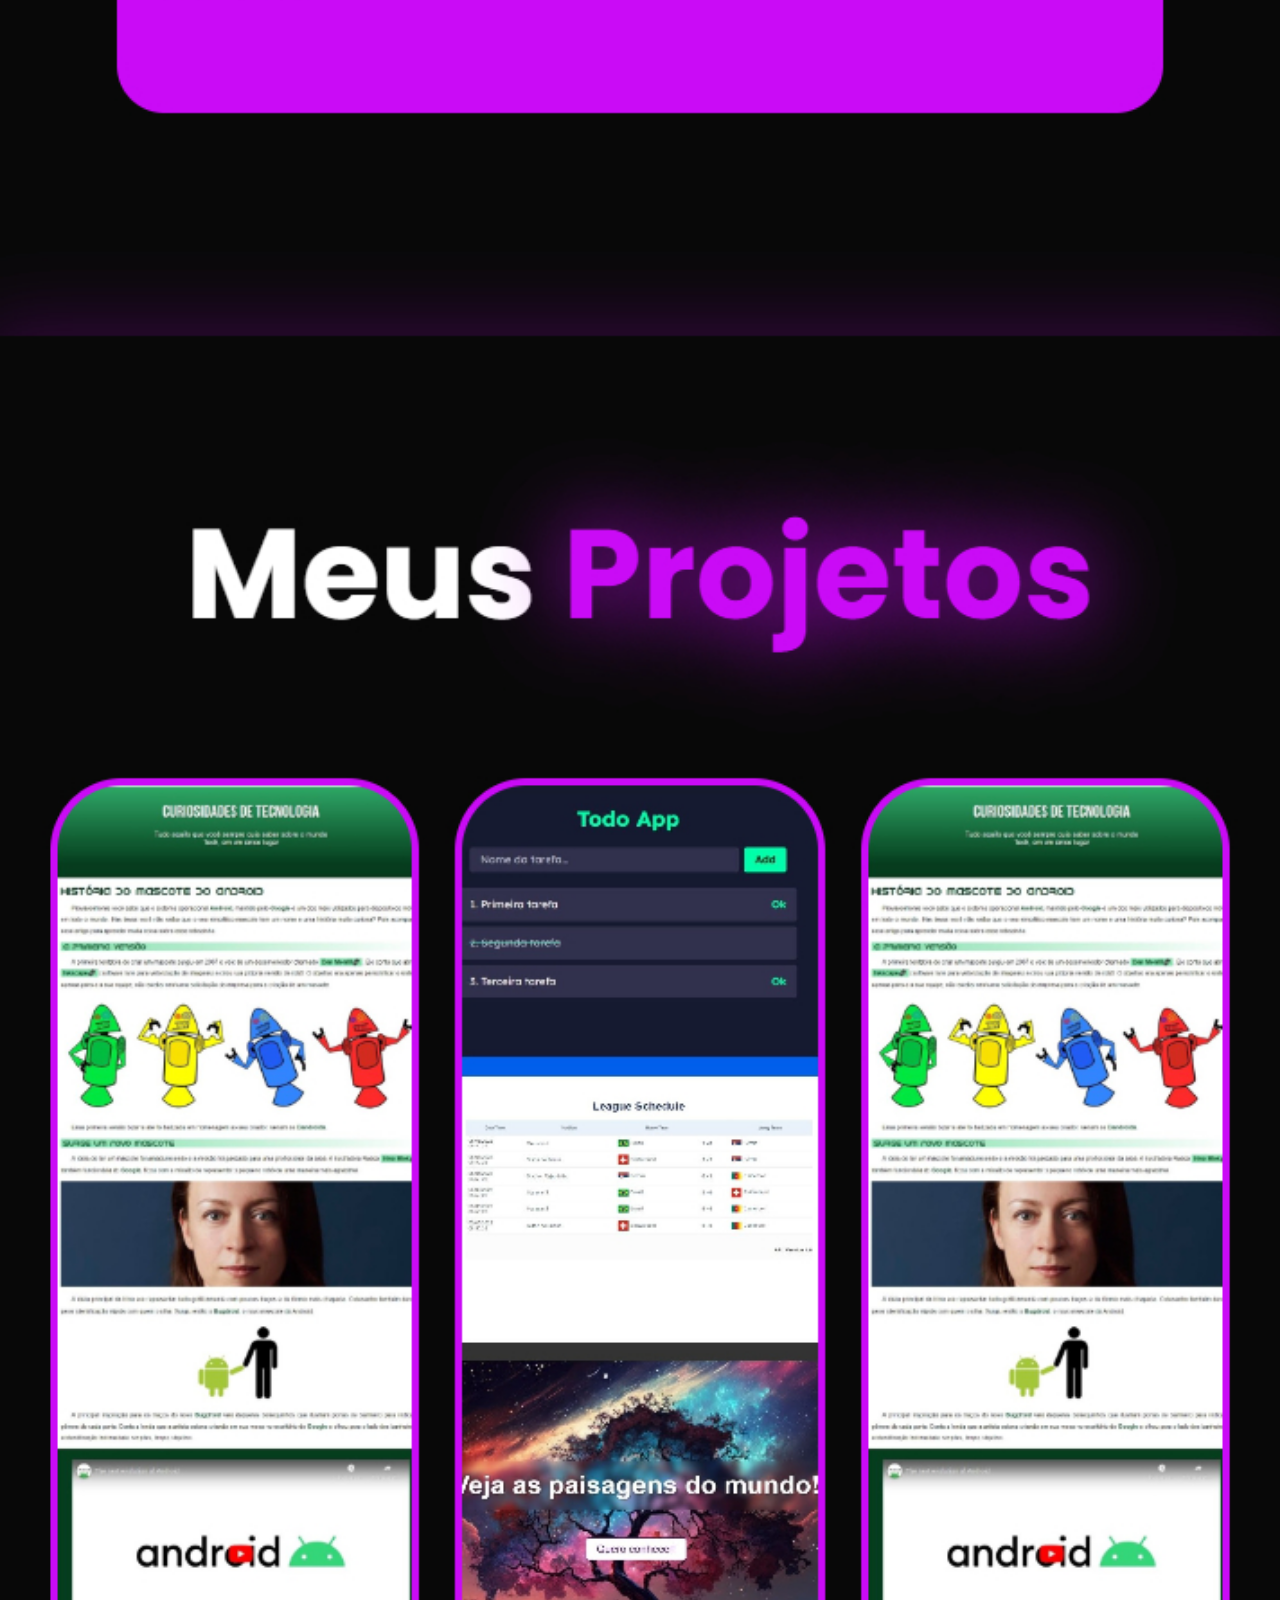
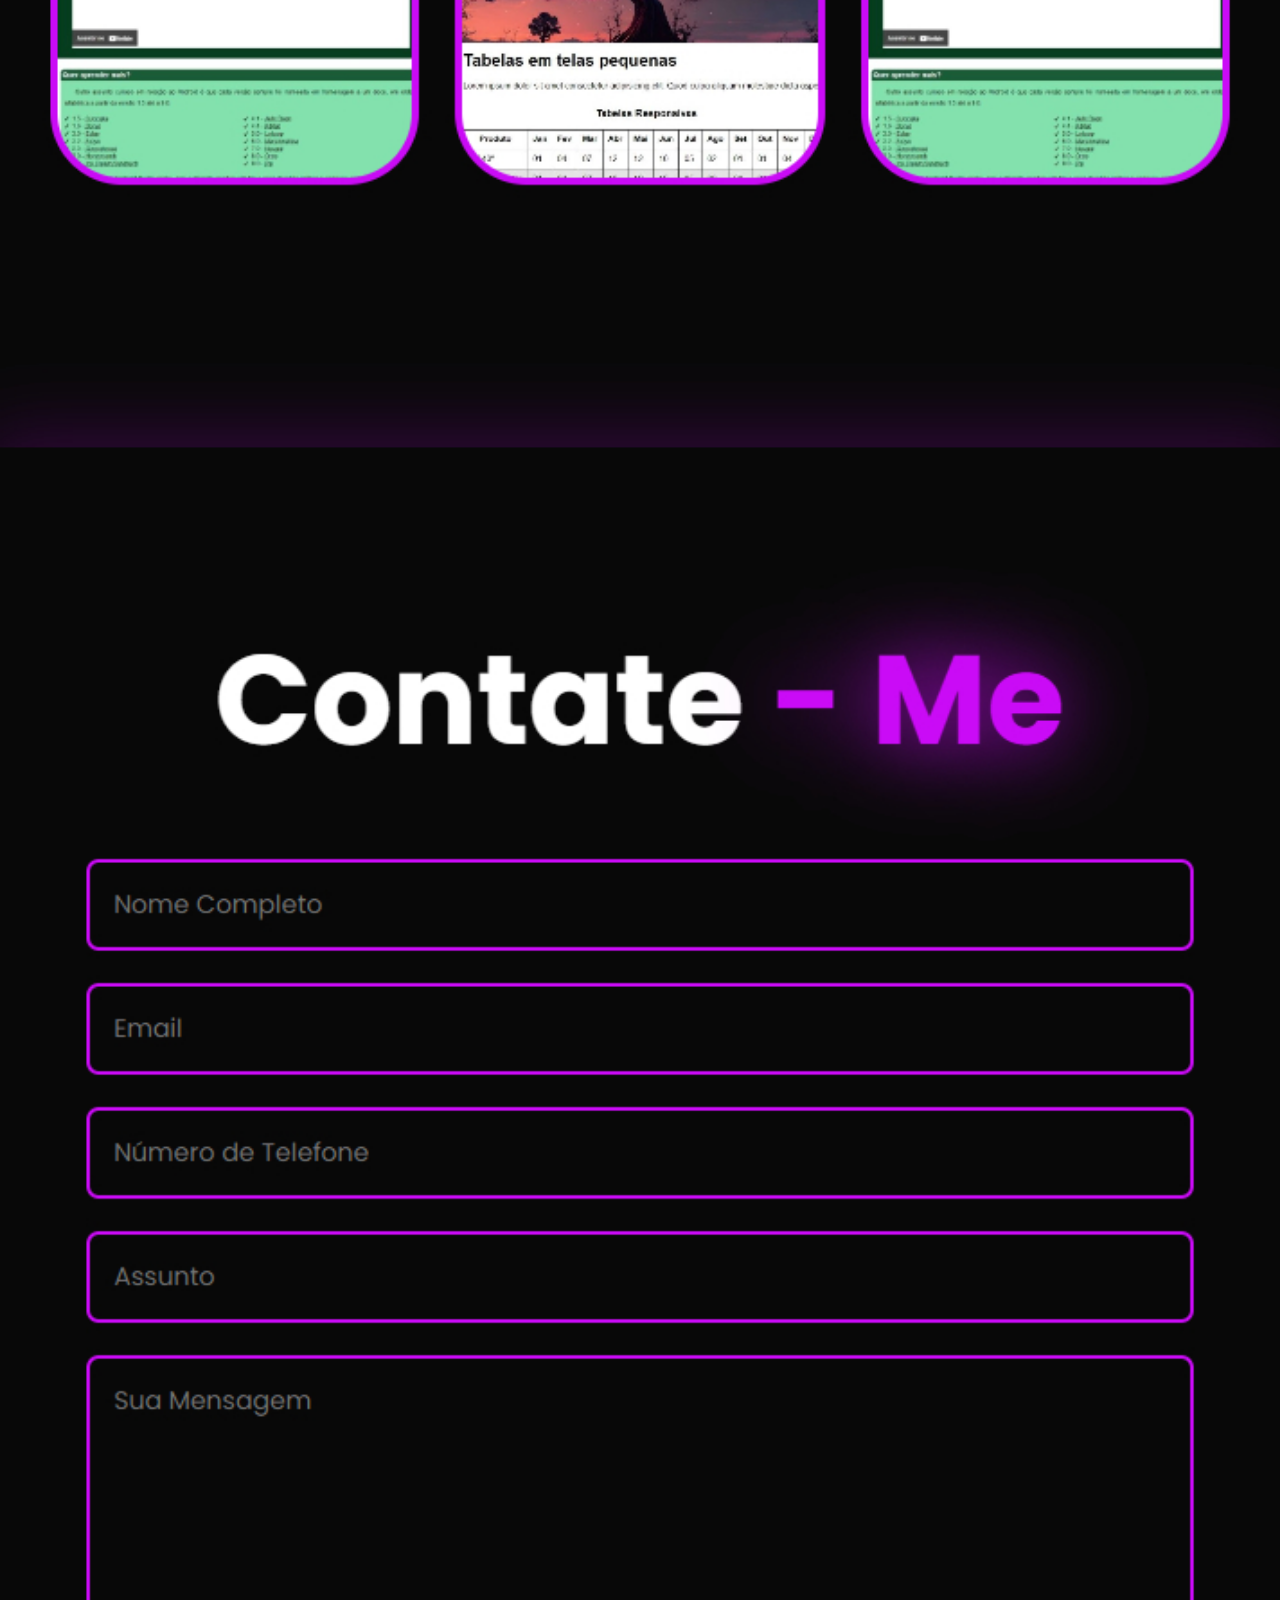
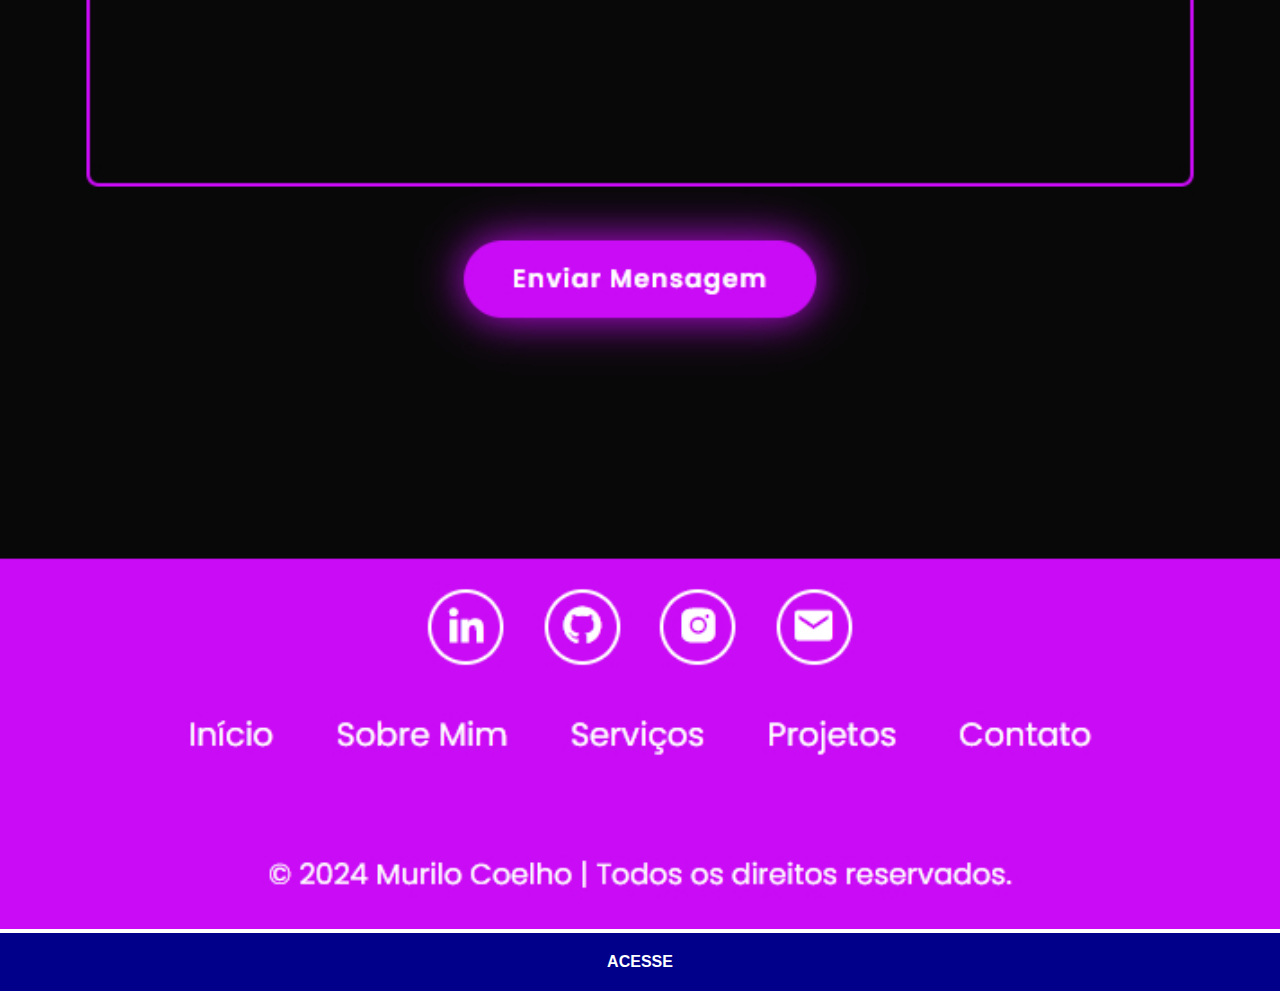
<file: site.html>
<!DOCTYPE html>
<html lang="pt-br">
<head>
    <meta charset="UTF-8">
    <meta name="viewport" content="width=device-width, initial-scale=1.0">
    <title>Meu Site</title>
    <link rel="stylesheet" href="estilos/social.css">
</head>
<body>
    <img src="imagens/tela-site.jpg" alt="Site">
    <a href="https://murilocoelho.netlify.app/" target="_blank">ACESSE</a>    
</body>
</html>
</file>
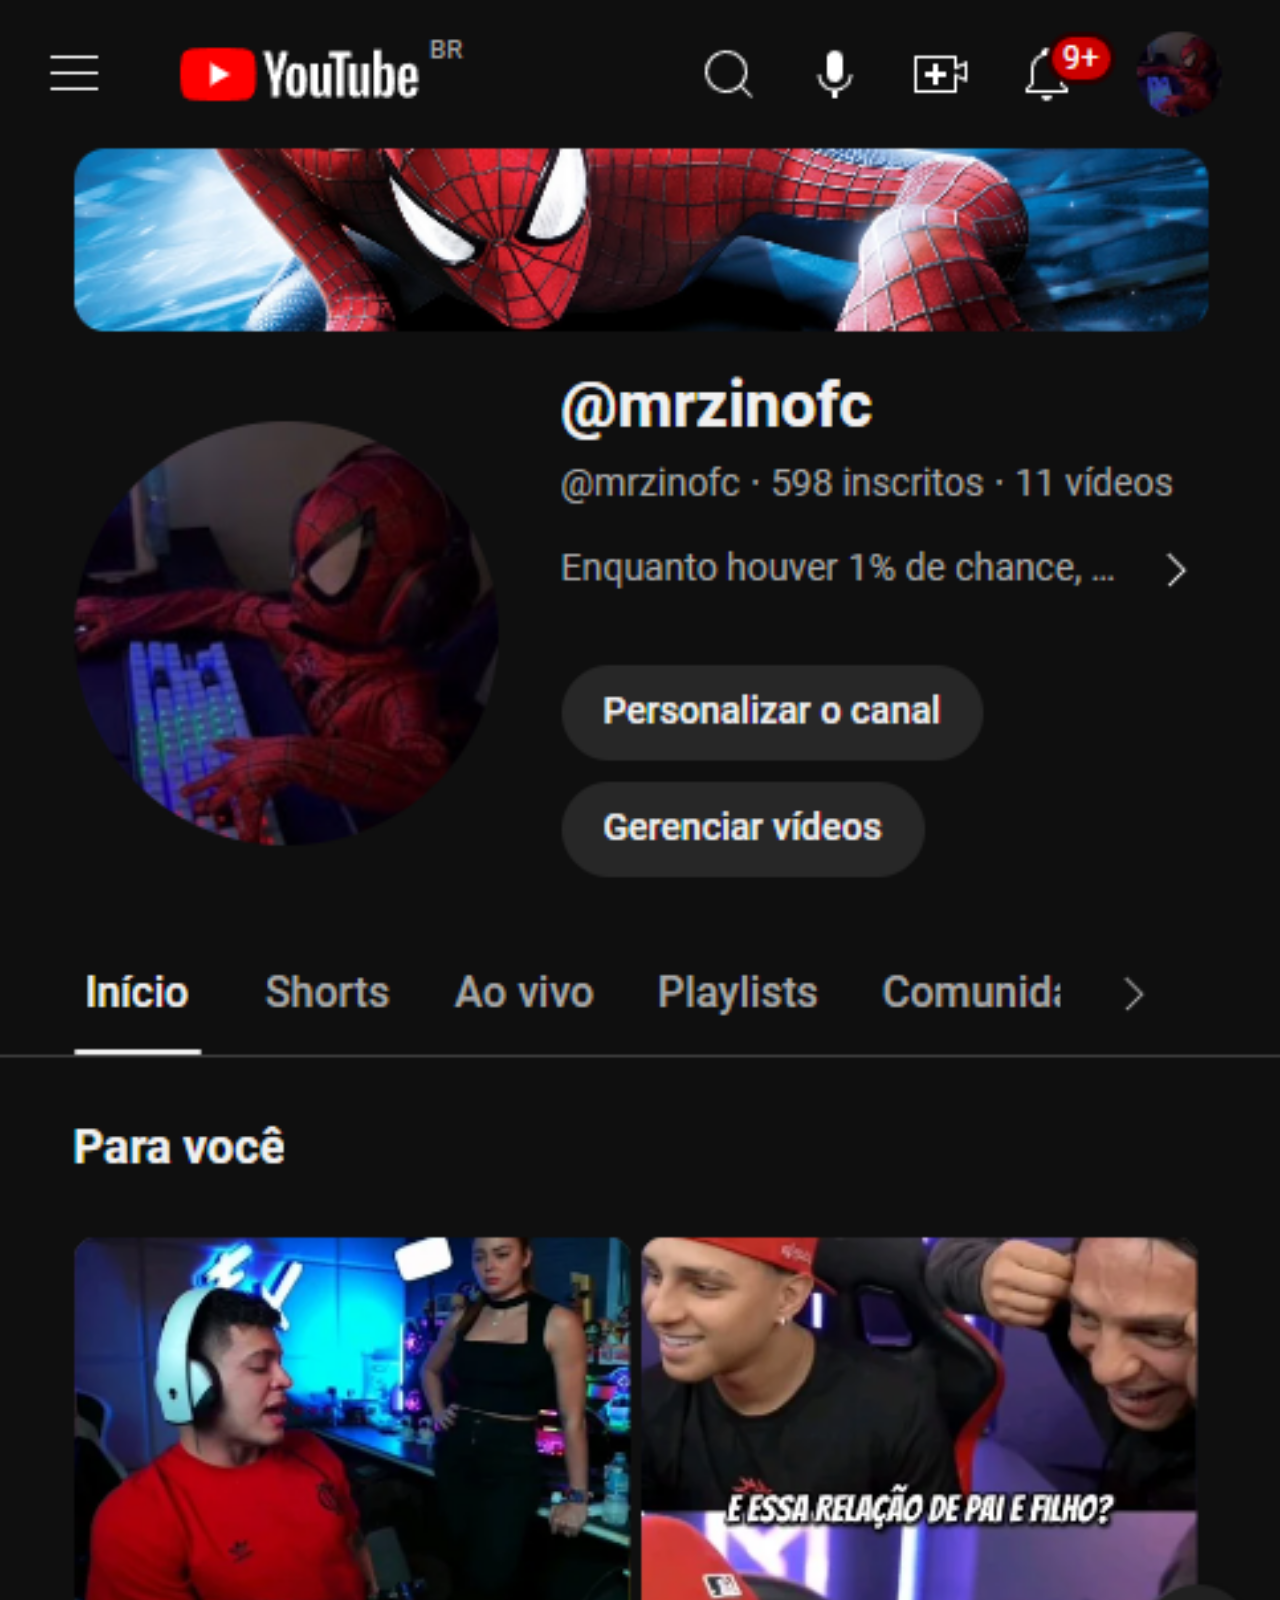
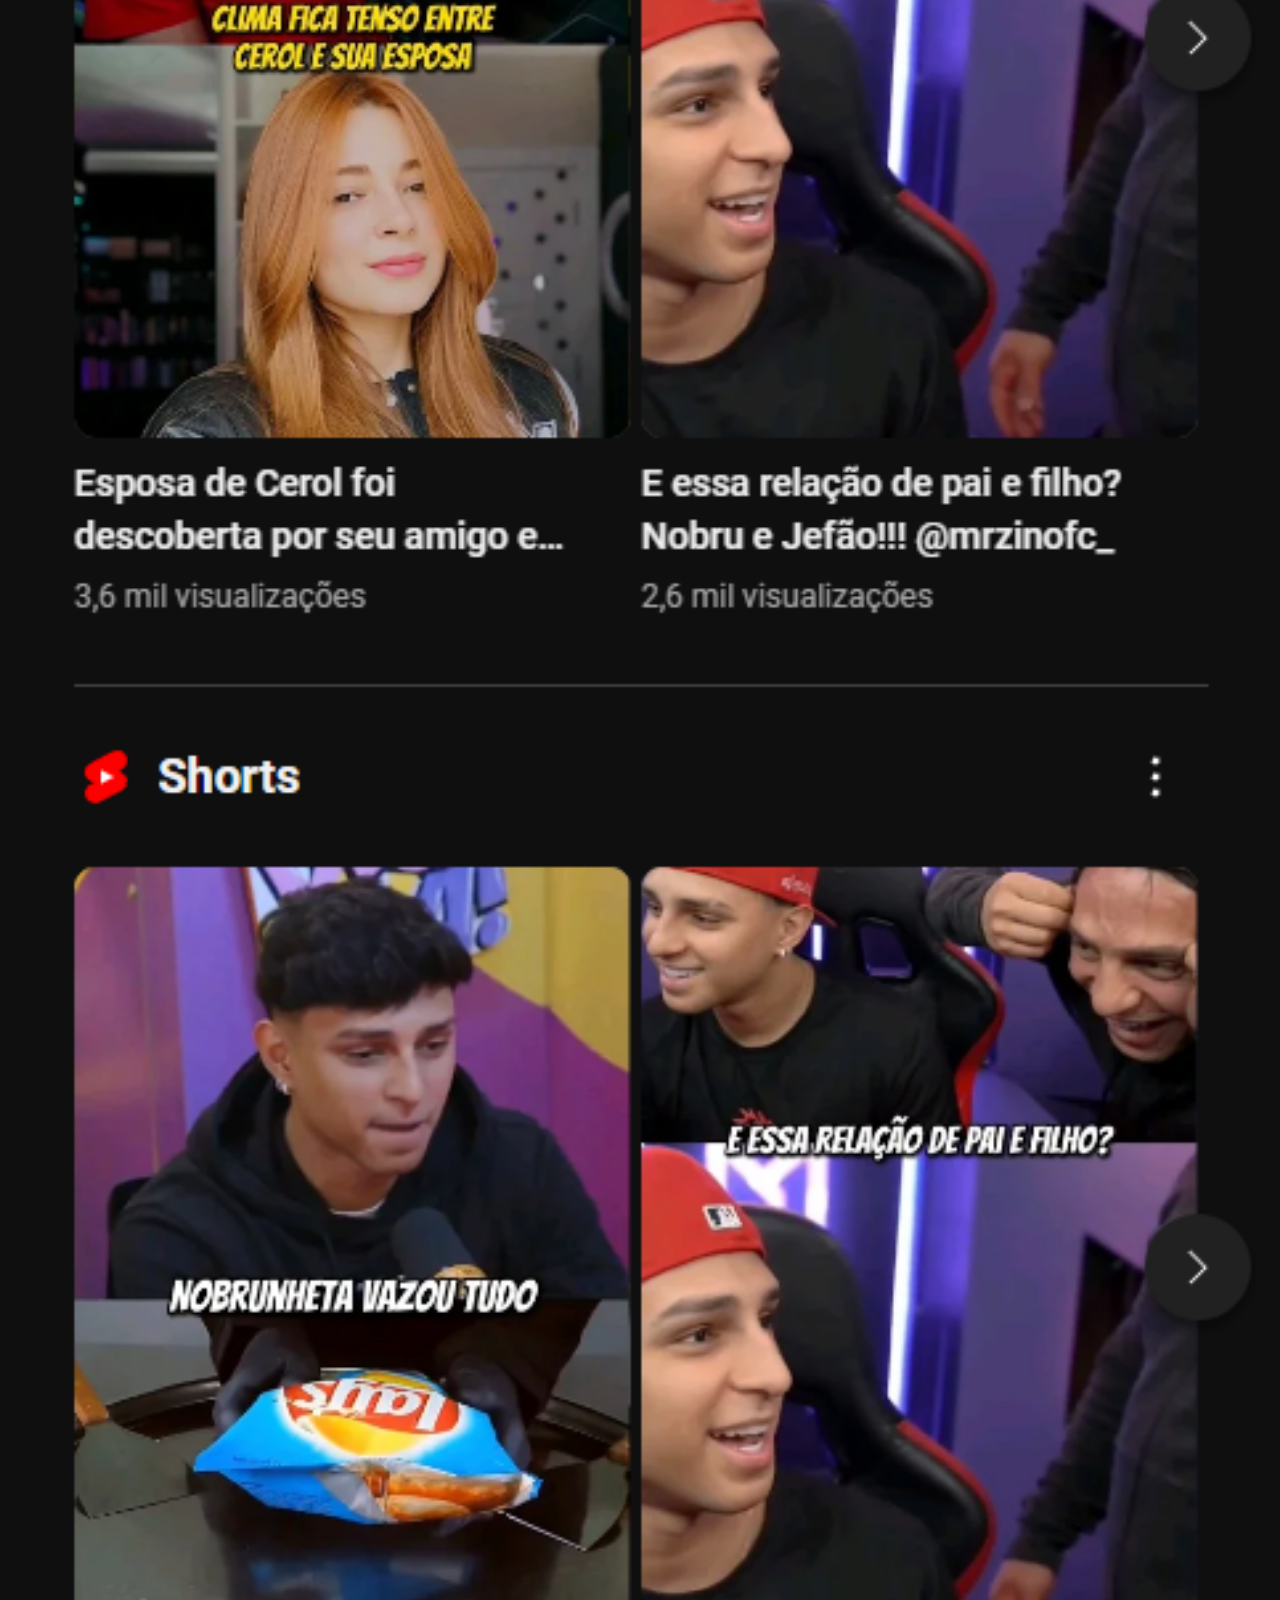
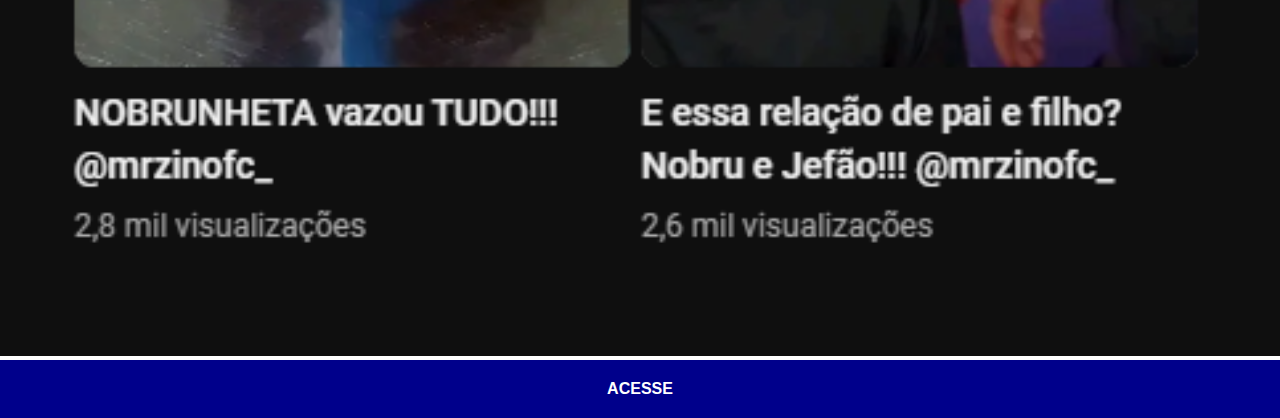
<file: youtube.html>
<!DOCTYPE html>
<html lang="pt-br">
<head>
    <meta charset="UTF-8">
    <meta name="viewport" content="width=device-width, initial-scale=1.0">
    <title>YouTube</title>
    <link rel="stylesheet" href="estilos/social.css">
</head>
<body>
    <img src="imagens/tela-youtube.jpg" alt="YouTube">
    <a href="https://www.youtube.com/@mrzinofc" target="_blank">ACESSE</a>   
</body>
</html>
</file>
<file: estilos/style.css>
@charset "UTF-8";

* {
    margin: 0;
    padding: 0;
    font-family: Arial, Helvetica, sans-serif;
}

html, body {
    height: 100vh;
    width: 100vw;
    background-color: #000;
}

body {
    background: url('../imagens/fundo.jpg') no-repeat top center;
    background-size: cover;
    background-attachment: fixed;
}

main {
    position: relative;
    height: 100vh;
}

section#telefone {
    position: absolute;
    top: 50%;
    left: 50%;
    transform: translate(-50%, -50%);
    height: 627px;
    width: 311px;
    background: url('../imagens/frame-iphone.png') no-repeat;
}

iframe#tela {
    position: relative;
    top: 80px;
    left: 22px;
    width: 267px;
    height: 471px;
}

section#redes-sociais {
    text-align: right;
    padding: 20px;
}

section#redes-sociais img {
    width: 50px;
    margin: 10px;
    border-radius: 50%;
    box-shadow: 2px 2px 5px rgba(0, 0, 0, 0.400);
    box-sizing: border-box;
}

section#redes-sociais img:hover {
    border: 2px solid rgba(255, 255, 255, 0.600);
    transform: translate(-3px, -3px);
    box-shadow: 5px 5px 10px rgba(0, 0, 0, 0.600);
    transition: transform .3s, border 1s;
}
</file>
<file: estilos/social.css>
@charset "UTF-8";

* {
    margin: 0;
    padding: 0;
    font-family: Arial, Helvetica, sans-serif;
}
img {
    width: 100vw;
}
::-webkit-scrollbar {
    width: 0;
    height: 0;
}

a {
    display: block;
    background-color: darkblue;
    color: #fff;
    padding: 20px;
    text-align: center;
    font-weight: bolder;
    text-decoration: none;
    transition: .5s;
}
a:hover {
    background-color: blue;
}
</file>
